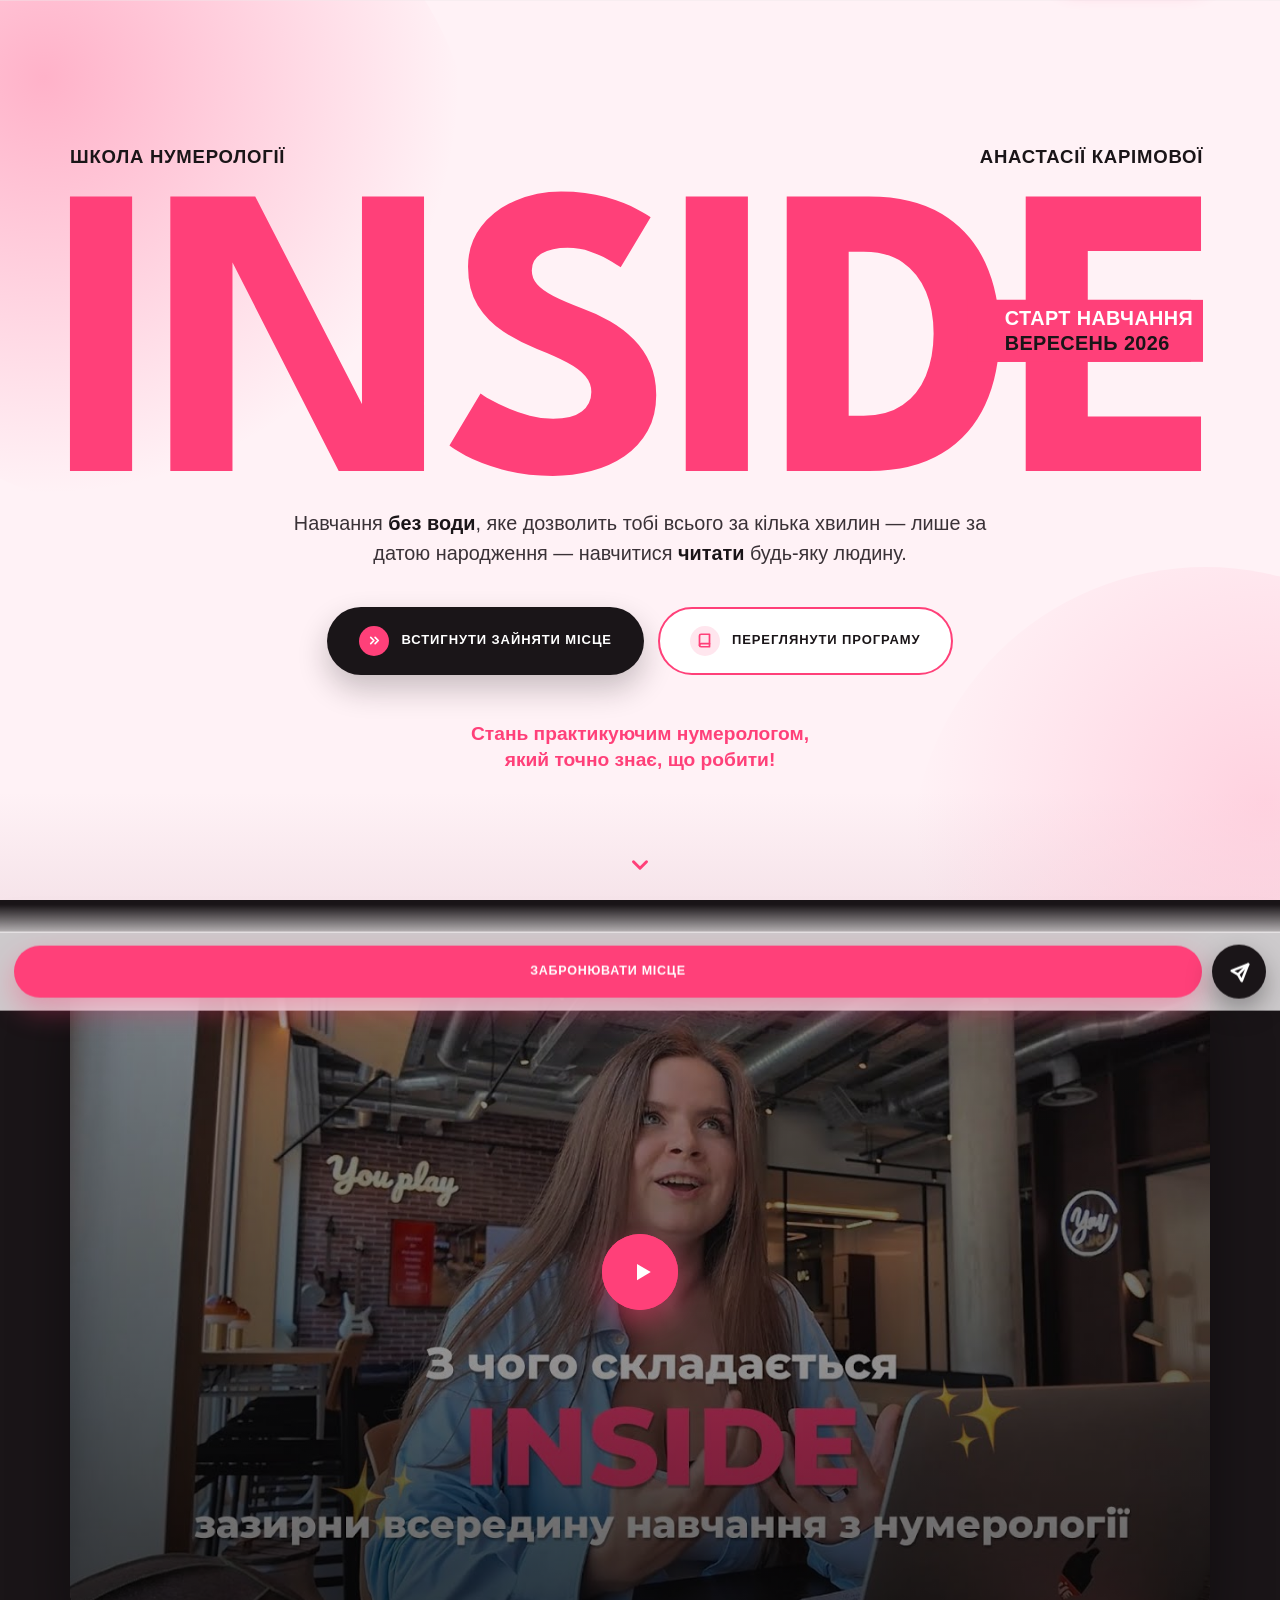
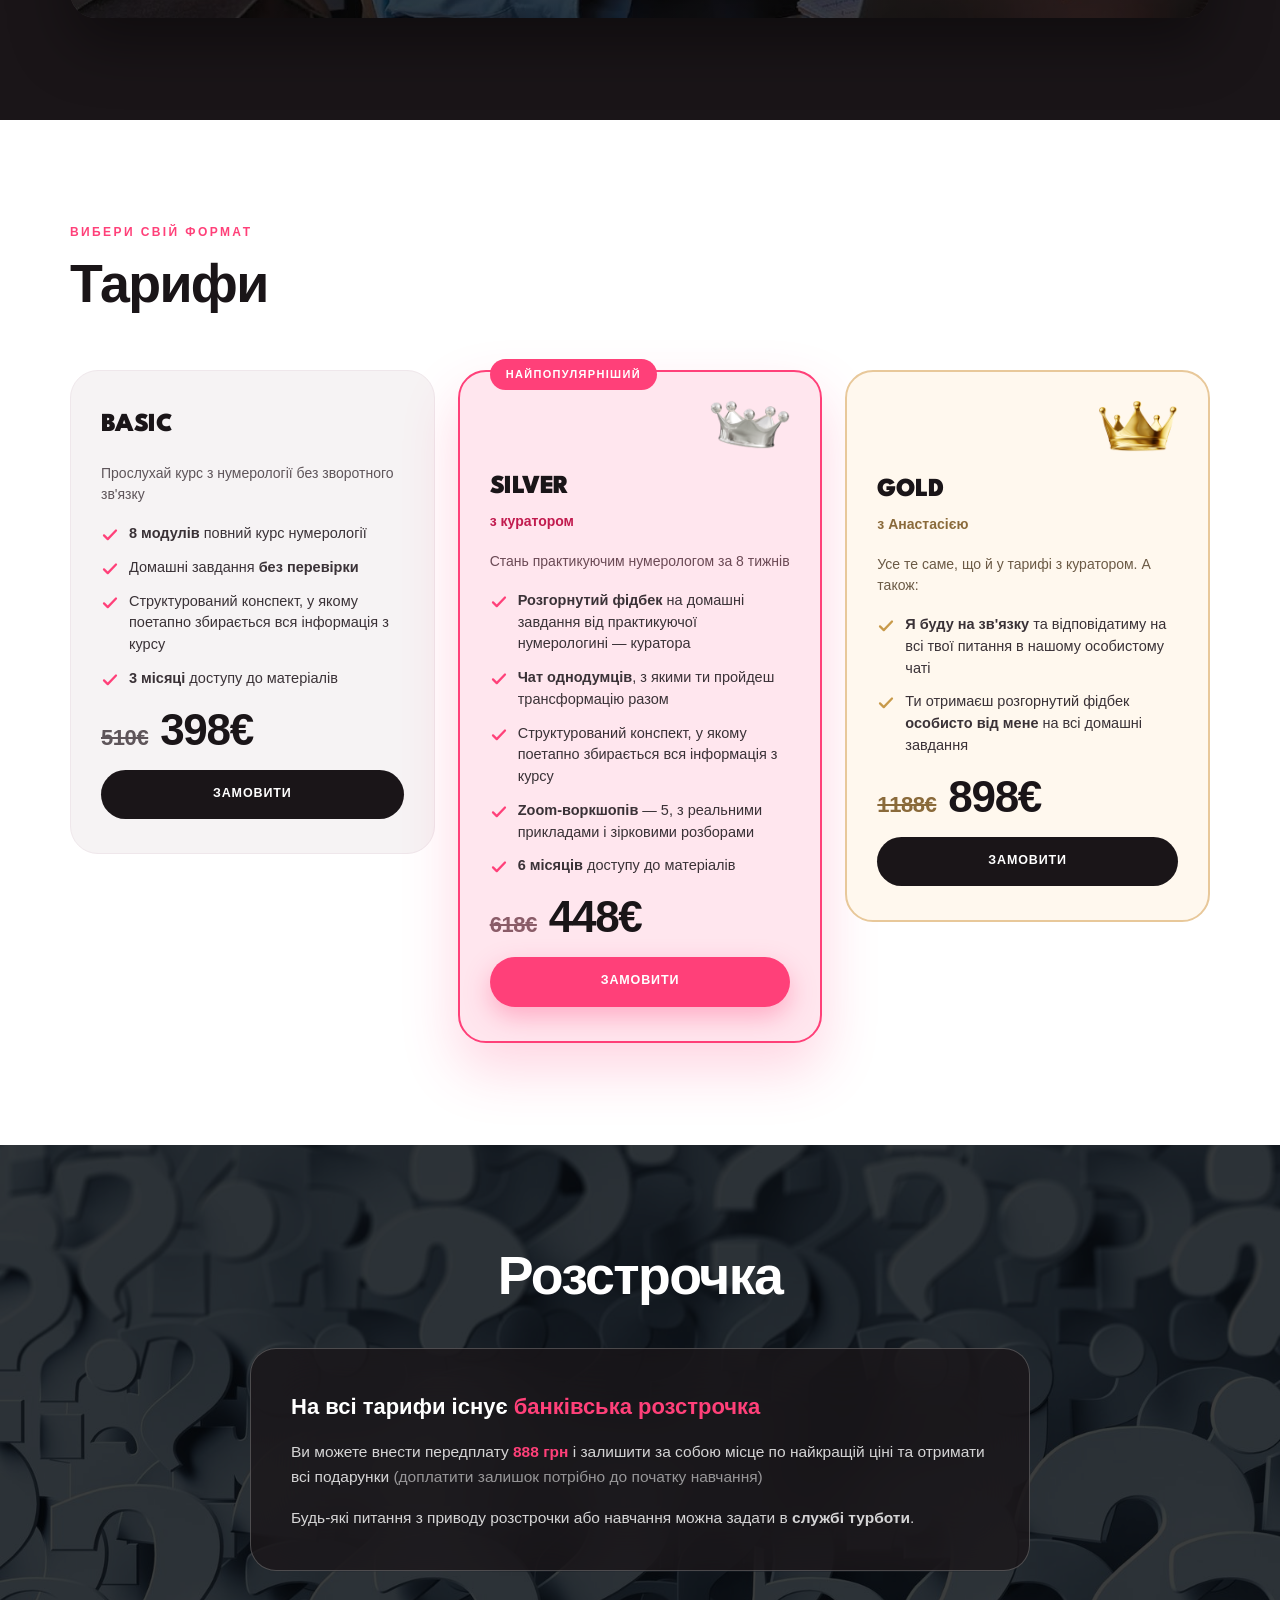
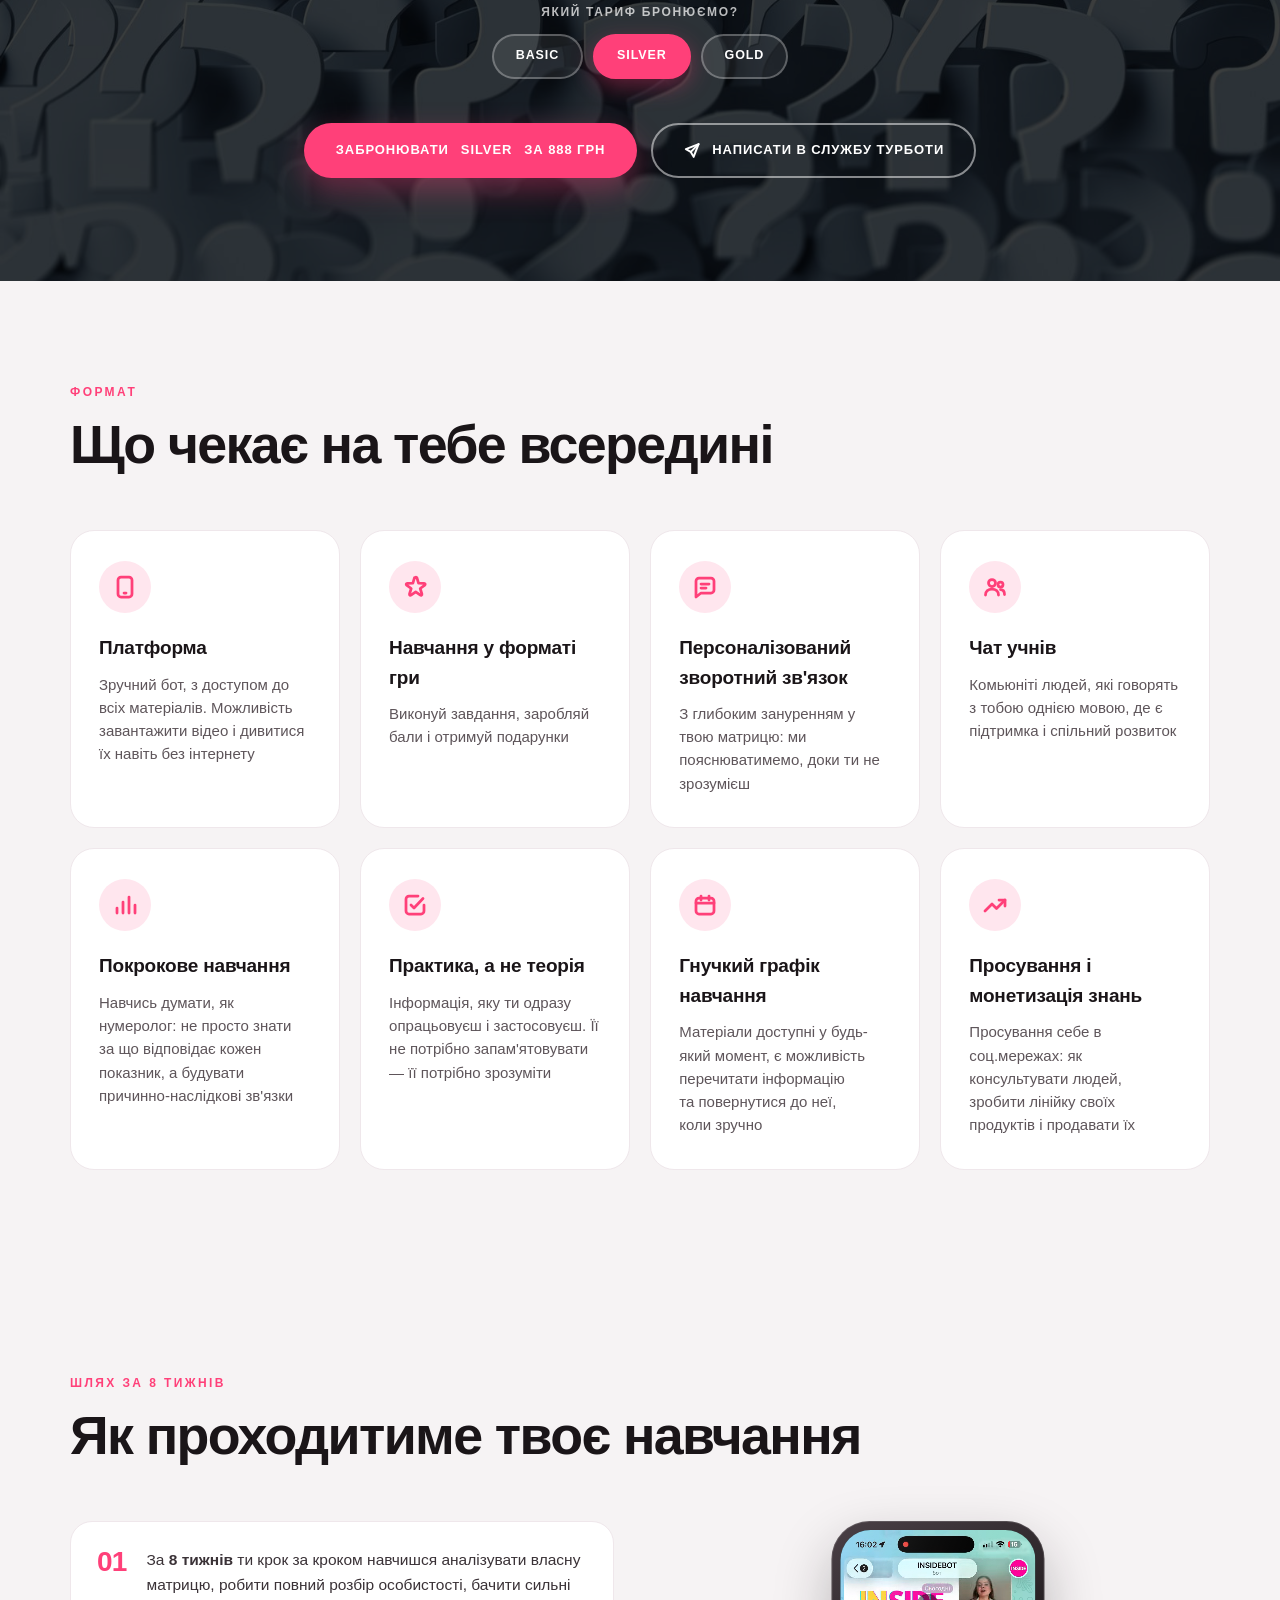
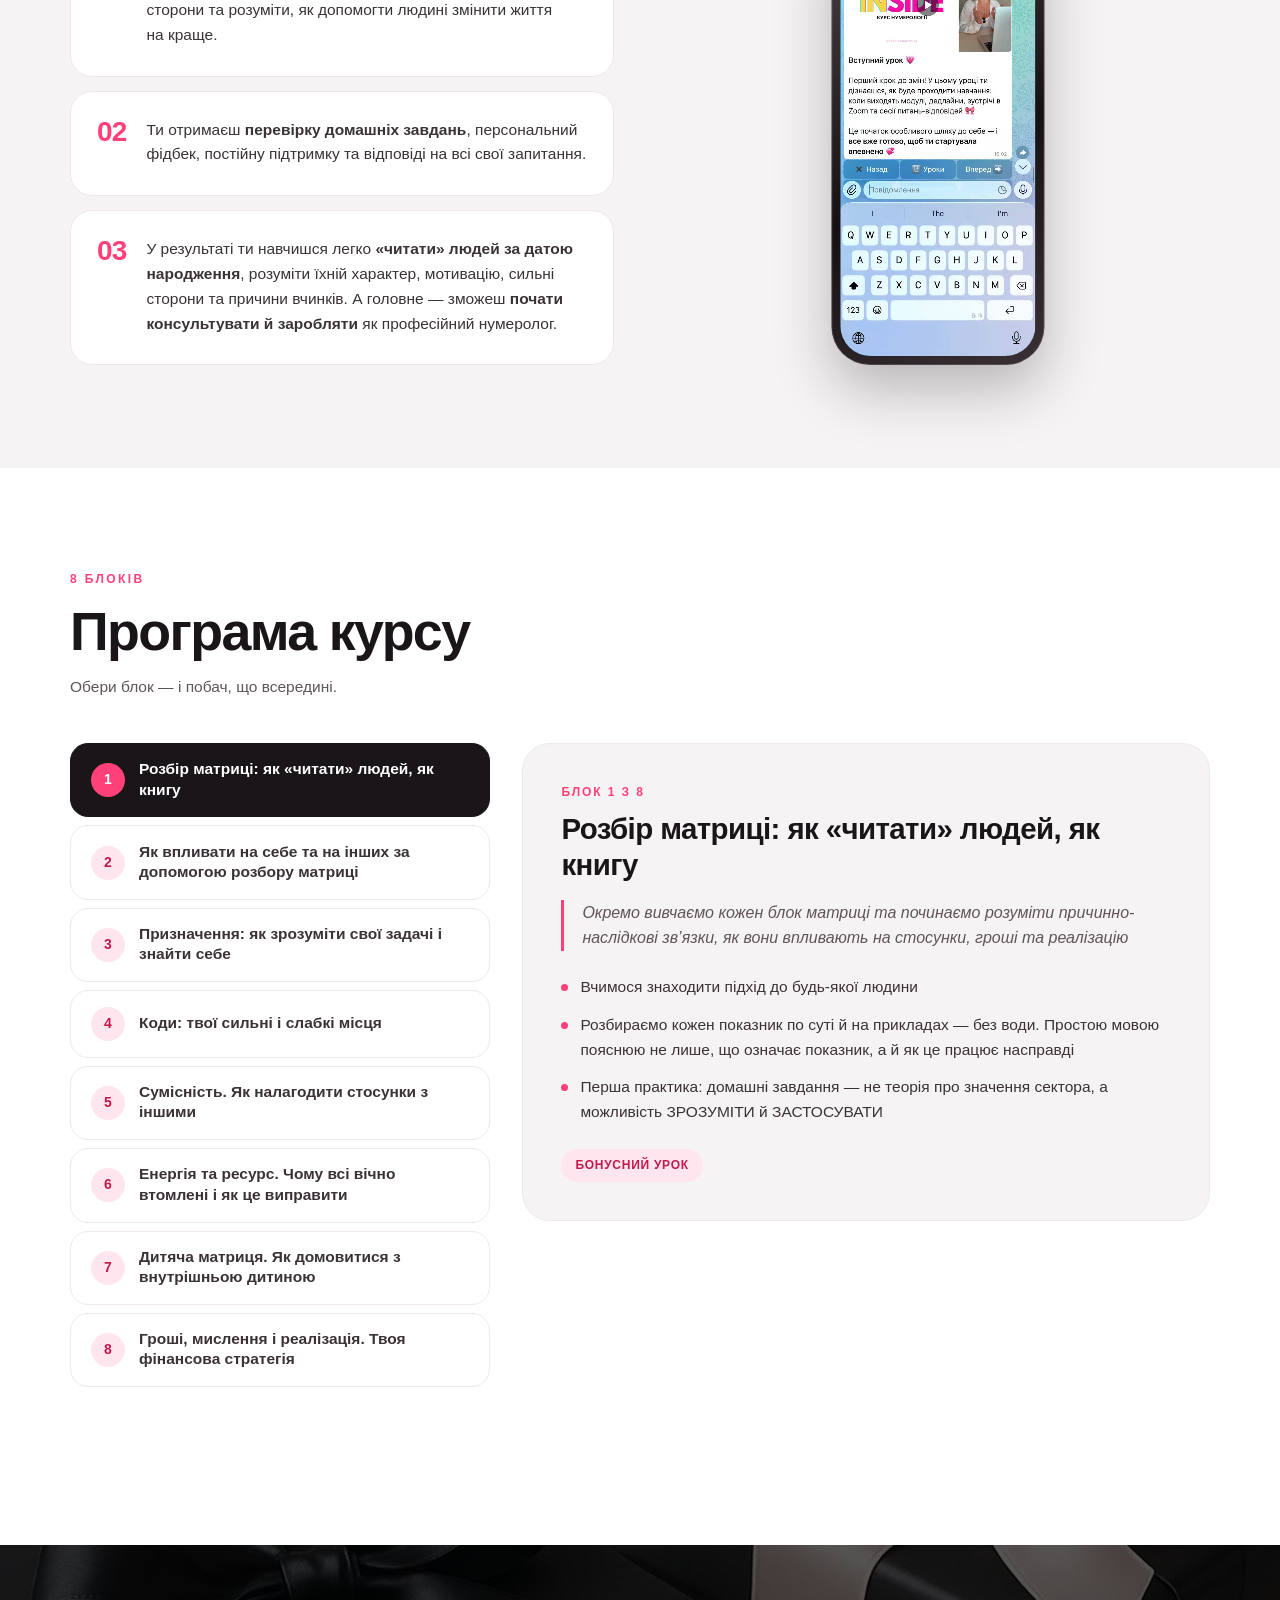
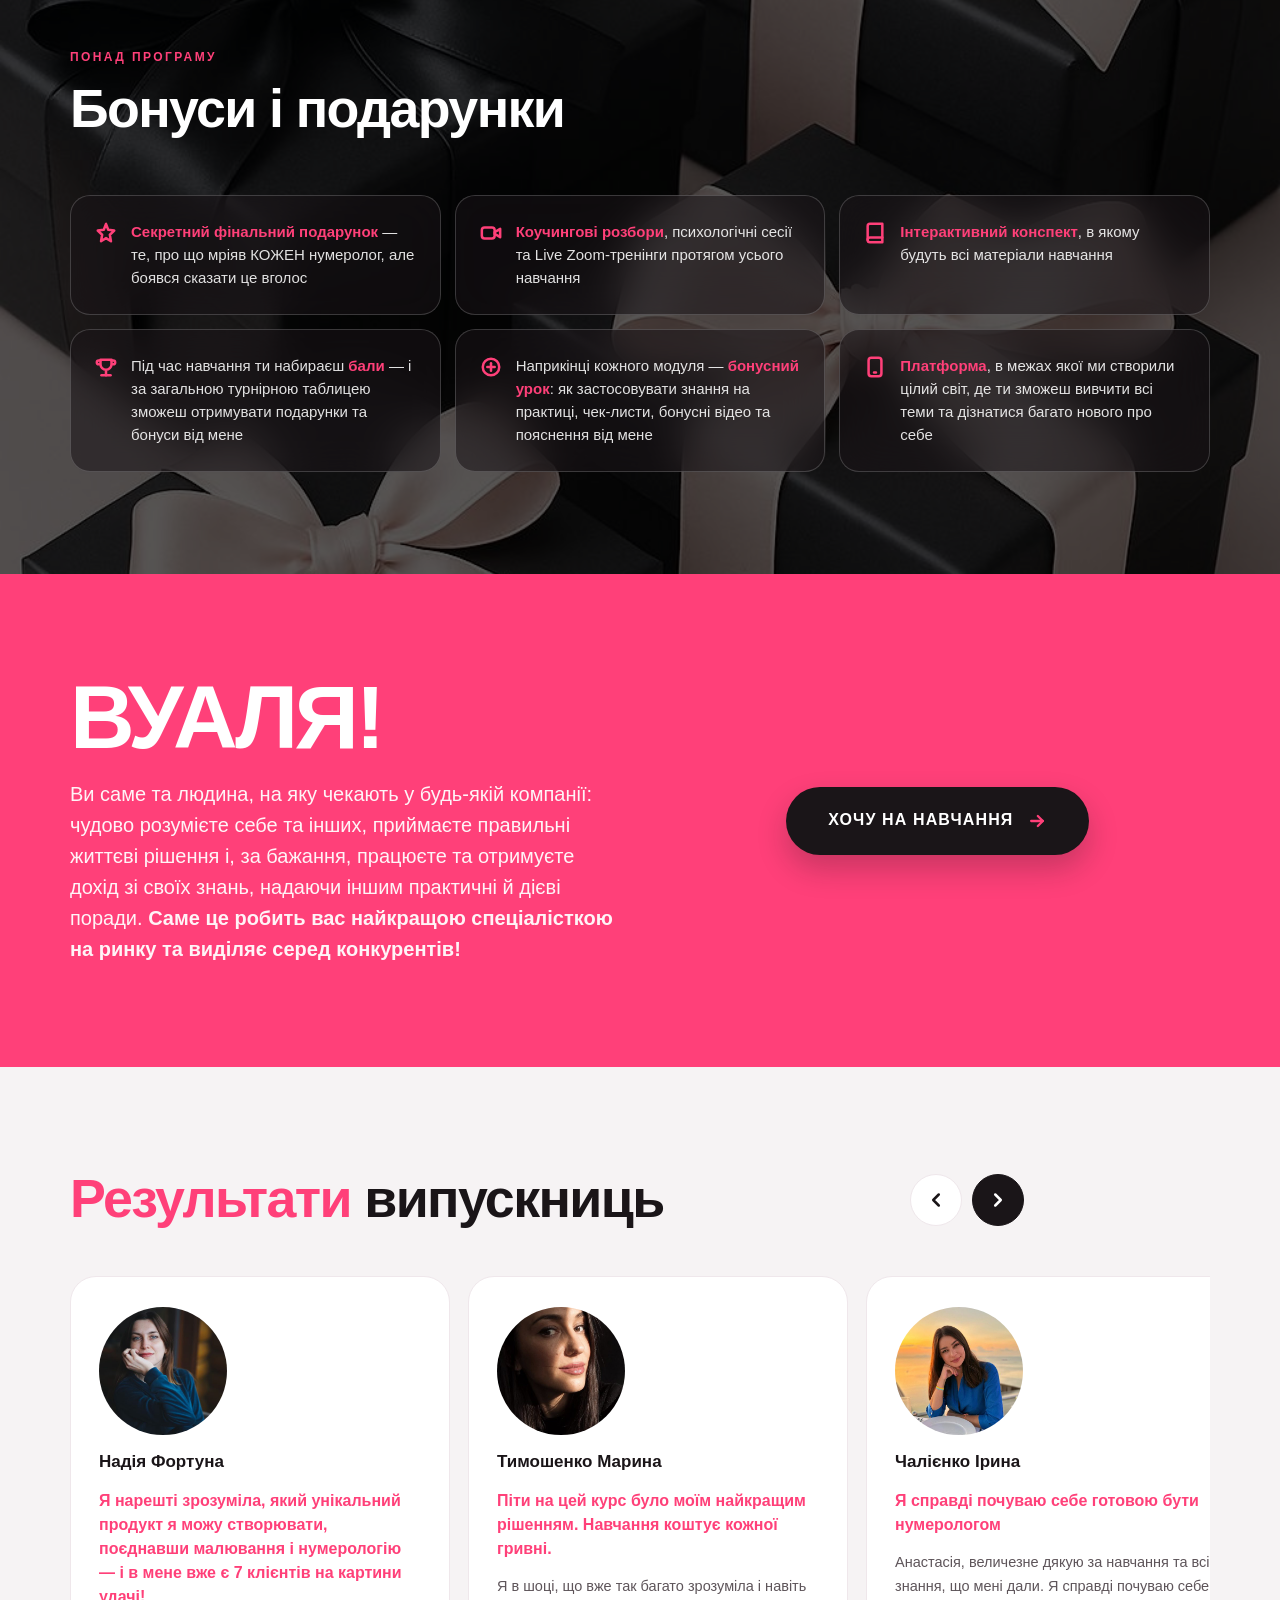
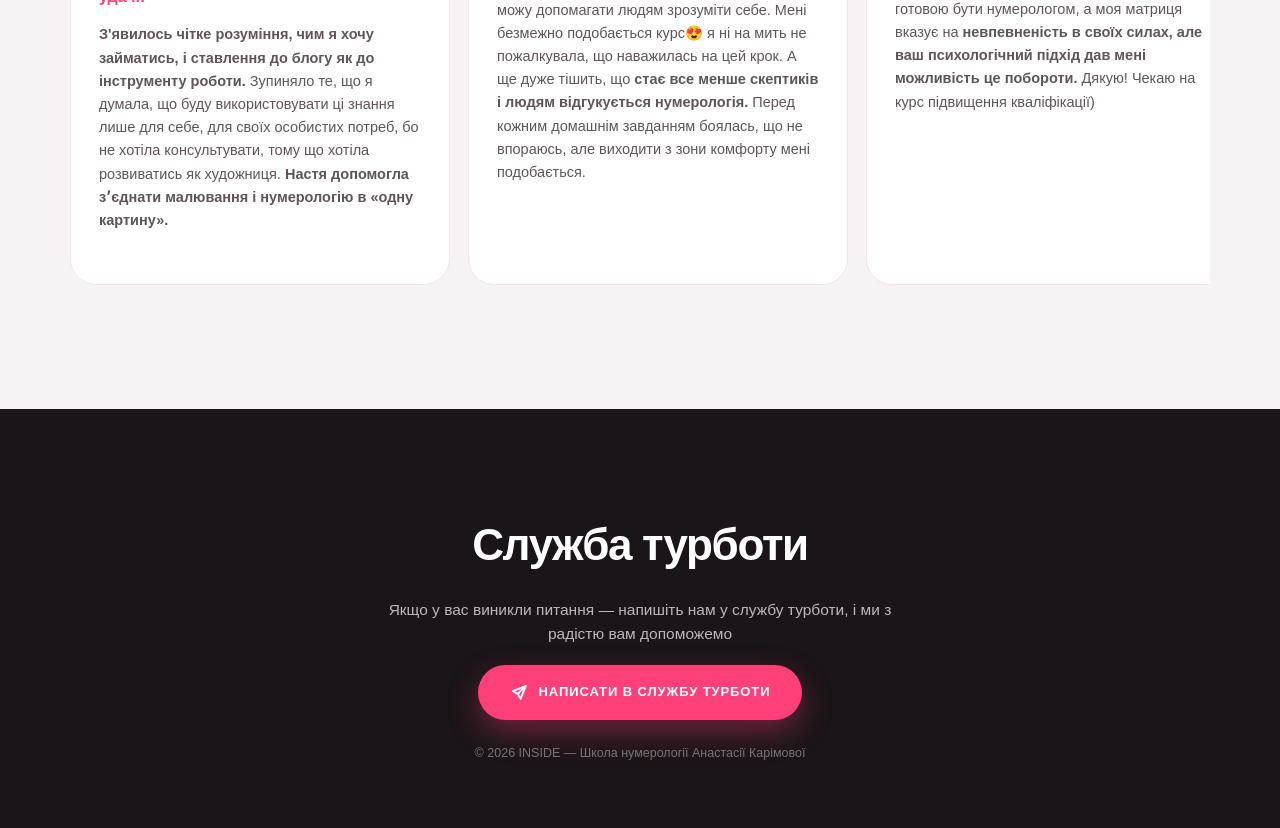
<file: index.html>
<!DOCTYPE html>
<html lang="uk">
<head>
<meta charset="utf-8">
<meta name="viewport" content="width=device-width, initial-scale=1">

<title>INSIDE — Школа нумерології Анастасії Карімової | Старт вересень 2026</title>
<meta name="description" content="Навчання без води: за 8 тижнів стань практикуючим нумерологом. Повний розбір матриці, 5 Zoom-воркшопів, зворотний зв'язок і підтримка. Старт навчання — вересень 2026.">
<link rel="canonical" href="https://REPLACE-ME.com/">

<!-- Open Graph / превью при пересылке ссылки -->
<meta property="og:type" content="website">
<meta property="og:site_name" content="INSIDE">
<meta property="og:locale" content="uk_UA">
<meta property="og:title" content="INSIDE — Школа нумерології Анастасії Карімової">
<meta property="og:description" content="Навчання без води: за 8 тижнів стань практикуючим нумерологом. Старт навчання — вересень 2026.">
<meta property="og:url" content="https://REPLACE-ME.com/">
<meta property="og:image" content="https://REPLACE-ME.com/assets/img/meta/og-cover.jpg">
<meta property="og:image:width" content="1200">
<meta property="og:image:height" content="630">
<meta name="twitter:card" content="summary_large_image">

<link rel="icon" href="assets/img/meta/favicon.svg" type="image/svg+xml">
<link rel="apple-touch-icon" href="assets/img/meta/apple-touch-icon.png">

<link rel="preconnect" href="https://fonts.googleapis.com">
<link rel="preconnect" href="https://fonts.gstatic.com" crossorigin>
<link href="https://fonts.googleapis.com/css2?family=League+Spartan:wght@400;500;600;700;800;900&display=swap" rel="stylesheet">

<!-- ?v= — метка версии. Меняешь css/js — увеличь число,
     иначе у посетителей останется старая версия из кэша браузера. -->
<link rel="stylesheet" href="css/style.css?v=40">
<script>document.documentElement.classList.add('js');</script>

<!-- ============================================================
     ПИКСЕЛИ И АНАЛИТИКА
     Вставь свои ID вместо XXXXXXXXX и раскомментируй нужный блок.
     ============================================================ -->

<!-- Google Analytics 4
<script async src="https://www.googletagmanager.com/gtag/js?id=G-XXXXXXXXXX"></script>
<script>
  window.dataLayer = window.dataLayer || [];
  function gtag(){dataLayer.push(arguments);}
  gtag('js', new Date());
  gtag('config', 'G-XXXXXXXXXX');
</script>
-->

<!-- Meta (Facebook) Pixel
<script>
  !function(f,b,e,v,n,t,s){if(f.fbq)return;n=f.fbq=function(){n.callMethod?
  n.callMethod.apply(n,arguments):n.queue.push(arguments)};if(!f._fbq)f._fbq=n;
  n.push=n;n.loaded=!0;n.version='2.0';n.queue=[];t=b.createElement(e);t.async=!0;
  t.src=v;s=b.getElementsByTagName(e)[0];s.parentNode.insertBefore(t,s)}(window,
  document,'script','https://connect.facebook.net/en_US/fbevents.js');
  fbq('init', 'XXXXXXXXXXXXXXX');
  fbq('track', 'PageView');
</script>
<noscript><img height="1" width="1" style="display:none"
  src="https://www.facebook.com/tr?id=XXXXXXXXXXXXXXX&ev=PageView&noscript=1"></noscript>
-->

<!-- TikTok Pixel
<script>
  !function(w,d,t){w.TiktokAnalyticsObject=t;var ttq=w[t]=w[t]||[];ttq.methods=["page","track","identify","instances","debug","on","off","once","ready","alias","group","enableCookie","disableCookie"],ttq.setAndDefer=function(t,e){t[e]=function(){t.push([e].concat(Array.prototype.slice.call(arguments,0)))}};for(var i=0;i<ttq.methods.length;i++)ttq.setAndDefer(ttq,ttq.methods[i]);ttq.instance=function(t){for(var e=ttq._i[t]||[],n=0;n<ttq.methods.length;n++)ttq.setAndDefer(e,ttq.methods[n]);return e},ttq.load=function(e,n){var i="https://analytics.tiktok.com/i18n/pixel/events.js";ttq._i=ttq._i||{},ttq._i[e]=[],ttq._i[e]._u=i,ttq._t=ttq._t||{},ttq._t[e]=+new Date,ttq._o=ttq._o||{},ttq._o[e]=n||{};var o=d.createElement("script");o.type="text/javascript",o.async=!0,o.src=i+"?sdkid="+e+"&lib="+t;var a=d.getElementsByTagName("script")[0];a.parentNode.insertBefore(o,a)};
  ttq.load('XXXXXXXXXXXXXXX');
  ttq.page();
}(window, document, 'ttq');
</script>
-->

<script type="application/ld+json">
{
  "@context": "https://schema.org",
  "@type": "Course",
  "name": "INSIDE — Школа нумерології Анастасії Карімової",
  "description": "Навчання без води: за 8 тижнів стань практикуючим нумерологом. Повний розбір матриці, 5 Zoom-воркшопів, зворотний зв'язок від куратора або Анастасії.",
  "inLanguage": "uk",
  "provider": { "@type": "Organization", "name": "INSIDE", "url": "https://REPLACE-ME.com/" },
  "hasCourseInstance": { "@type": "CourseInstance", "courseMode": "online", "courseWorkload": "P8W" },
  "offers": [
    { "@type": "Offer", "name": "Basic",  "price": "398", "priceCurrency": "EUR", "category": "Предзапис" },
    { "@type": "Offer", "name": "Silver", "price": "448", "priceCurrency": "EUR", "category": "Предзапис" },
    { "@type": "Offer", "name": "Gold",   "price": "898", "priceCurrency": "EUR", "category": "Предзапис" }
  ]
}
</script>
</head>
<body>

<a href="#top" class="skip">Перейти до вмісту</a>

<!-- ═══════════════ ВЕРХНЯ ПАНЕЛЬ ═══════════════ -->
<div class="topbar" id="topbar">
  <div class="topbar__inner">
    <a href="#top" class="topbar__logo">INSIDE</a>

    <nav class="topbar__nav" id="navlinks">
      <a href="#tariffs" data-nav="tariffs">Тарифи</a>
      <a href="#about"   data-nav="about">Всередині</a>
      <a href="#program" data-nav="program">Програма</a>
      <a href="#reviews" data-nav="reviews">Відгуки</a>
    </nav>

    <a href="#tariffs" class="topbar__cta" id="navcta" data-cta="nav">Зайняти місце</a>
  </div>

  <div class="topbar__progress"><div id="progress"></div></div>
</div>

<!-- ═══════════════ HERO ═══════════════ -->
<header class="hero" id="top">
  <div class="hero__blobs" aria-hidden="true">
    <span class="hero__blob hero__blob--a"></span>
    <span class="hero__blob hero__blob--b"></span>
  </div>

  <div class="wrap hero__inner">
    <div class="hero__lockup">
      <div class="hero__top">
        <span>Школа нумерології</span>
        <span class="hero__top--right">Анастасії Карімової</span>
      </div>

      <h1 class="hero__logo">
        INSIDE
        <span class="hero__start">Старт навчання<br><b>Вересень 2026</b></span>
      </h1>
    </div>

    <p class="hero__lead">
      Навчання <b>без води</b>, яке дозволить тобі всього за кілька хвилин —
      лише за датою народження — навчитися <b>читати</b> будь-яку людину.
    </p>

    <div class="hero__cta">
      <a href="#tariffs" class="btn btn--dark" data-cta="hero-primary">
        <span class="btn__ico btn__ico--pink" aria-hidden="true">
          <svg viewBox="0 0 24 24"><path d="m6 17 5-5-5-5"/><path d="m13 17 5-5-5-5"/></svg>
        </span>
        Встигнути зайняти місце
      </a>

      <a href="#program" class="btn btn--outline" data-cta="hero-secondary">
        <span class="btn__ico btn__ico--soft" aria-hidden="true">
          <svg viewBox="0 0 24 24"><path d="M4 19.5A2.5 2.5 0 0 1 6.5 17H20"/><path d="M6.5 2H20v20H6.5A2.5 2.5 0 0 1 4 19.5v-15A2.5 2.5 0 0 1 6.5 2z"/></svg>
        </span>
        Переглянути програму
      </a>
    </div>

    <p class="hero__sub">
      Стань практикуючим нумерологом,<br>який точно знає, що робити!
    </p>
  </div>

  <span class="hero__scroll" aria-hidden="true">
    <svg viewBox="0 0 24 24"><path d="m6 9 6 6 6-6"/></svg>
  </span>
</header>

<!-- ═══════════════ ЦИФРИ ═══════════════
     Отключено в макете v2.1. Чтобы вернуть — убрать атрибут hidden. -->
<section class="stats" hidden>
  <div class="wrap stats__grid">
    <div class="stat" data-reveal>
      <div class="stat__num" data-count="8">0</div>
      <div class="stat__label">тижнів навчання</div>
    </div>
    <div class="stat" data-reveal>
      <div class="stat__num" data-count="8">0</div>
      <div class="stat__label">модулів програми</div>
    </div>
    <div class="stat" data-reveal>
      <div class="stat__num" data-count="5">0</div>
      <div class="stat__label">Zoom-воркшопів</div>
    </div>
    <div class="stat" data-reveal>
      <div class="stat__num" data-count="6">0</div>
      <div class="stat__label">місяців доступу</div>
    </div>
  </div>
</section>

<!-- ═══════════════ ВІДЕО ═══════════════ -->
<section class="videosec">
  <div class="wrap wrap--video">
    <div class="ytlite" id="ytlite" data-yt="ijmgufEDiJI" role="button" tabindex="0"
         aria-label="Відтворити відео: З чого складається INSIDE">
      <img src="assets/img/ui/video-cover.jpg" alt="" width="1280" height="720">
      <span class="ytlite__shade"></span>
      <span class="ytlite__play">
        <span class="ytlite__ring" aria-hidden="true"></span>
        <svg viewBox="0 0 24 24" aria-hidden="true"><path d="M8 5.5v13l11-6.5z"/></svg>
      </span>
    </div>
  </div>
</section>

<!-- ═══════════════ ТАРИФИ ═══════════════ -->
<section class="tariffs" id="tariffs">
  <div class="wrap">
    <p class="eyebrow" data-reveal>Вибери свій формат</p>
    <h2 class="h2" data-reveal>Тарифи</h2>

    <div class="tariffs__grid">

      <article class="tcard" data-reveal>
        <h3 class="tcard__name">BASIC</h3>
        <p class="tcard__tag">Прослухай курс з нумерології без зворотного зв'язку</p>
        <ul class="ticks">
          <li><svg viewBox="0 0 24 24" aria-hidden="true"><path d="m4 12.5 5 5L20 6"/></svg><span><b>8 модулів</b> повний курс нумерології</span></li>
          <li><svg viewBox="0 0 24 24" aria-hidden="true"><path d="m4 12.5 5 5L20 6"/></svg><span>Домашні завдання <b>без перевірки</b></span></li>
          <li><svg viewBox="0 0 24 24" aria-hidden="true"><path d="m4 12.5 5 5L20 6"/></svg><span>Структурований конспект, у якому поетапно збирається вся інформація з курсу</span></li>
          <li><svg viewBox="0 0 24 24" aria-hidden="true"><path d="m4 12.5 5 5L20 6"/></svg><span><b>3 місяці</b> доступу до матеріалів</span></li>
        </ul>
        <p class="tcard__price"><span class="sr-only">Стара ціна</span><span class="tcard__old">510€</span><span class="sr-only">Ціна передзапису</span><span class="tcard__new">398€</span></p>
        <a href="https://secure.wayforpay.com/button/b347f0205af1f" rel="noopener" class="tcard__btn tcard__btn--dark" data-cta="tariff-basic">Замовити</a>
      </article>

      <article class="tcard tcard--silver" data-reveal>
        <span class="tcard__badge">Найпопулярніший</span>
        <img class="tcard__crown" src="assets/img/ui/crown-silver.png" alt="" width="80" height="49" loading="lazy">
        <h3 class="tcard__name">SILVER <span>з куратором</span></h3>
        <p class="tcard__tag">Стань практикуючим нумерологом за 8 тижнів</p>
        <ul class="ticks">
          <li><svg viewBox="0 0 24 24" aria-hidden="true"><path d="m4 12.5 5 5L20 6"/></svg><span><b>Розгорнутий фідбек</b> на домашні завдання від практикуючої нумерологині — куратора</span></li>
          <li><svg viewBox="0 0 24 24" aria-hidden="true"><path d="m4 12.5 5 5L20 6"/></svg><span><b>Чат однодумців</b>, з якими ти пройдеш трансформацію разом</span></li>
          <li><svg viewBox="0 0 24 24" aria-hidden="true"><path d="m4 12.5 5 5L20 6"/></svg><span>Структурований конспект, у якому поетапно збирається вся інформація з курсу</span></li>
          <li><svg viewBox="0 0 24 24" aria-hidden="true"><path d="m4 12.5 5 5L20 6"/></svg><span><b>Zoom-воркшопів</b> — 5, з реальними прикладами і зірковими розборами</span></li>
          <li><svg viewBox="0 0 24 24" aria-hidden="true"><path d="m4 12.5 5 5L20 6"/></svg><span><b>6 місяців</b> доступу до матеріалів</span></li>
        </ul>
        <p class="tcard__price"><span class="sr-only">Стара ціна</span><span class="tcard__old">618€</span><span class="sr-only">Ціна передзапису</span><span class="tcard__new">448€</span></p>
        <a href="https://secure.wayforpay.com/button/bfc4c44dbad8d" rel="noopener" class="tcard__btn tcard__btn--pink" data-cta="tariff-silver">Замовити</a>
      </article>

      <article class="tcard tcard--gold" data-reveal>
        <img class="tcard__crown" src="assets/img/ui/crown-gold.png" alt="" width="80" height="52" loading="lazy">
        <h3 class="tcard__name">GOLD <span>з Анастасією</span></h3>
        <p class="tcard__tag">Усе те саме, що й у тарифі з куратором. А також:</p>
        <ul class="ticks ticks--gold">
          <li><svg viewBox="0 0 24 24" aria-hidden="true"><path d="m4 12.5 5 5L20 6"/></svg><span><b>Я буду на зв'язку</b> та відповідатиму на всі твої питання в нашому особистому чаті</span></li>
          <li><svg viewBox="0 0 24 24" aria-hidden="true"><path d="m4 12.5 5 5L20 6"/></svg><span>Ти отримаєш розгорнутий фідбек <b>особисто від мене</b> на всі домашні завдання</span></li>
        </ul>
        <p class="tcard__price"><span class="sr-only">Стара ціна</span><span class="tcard__old">1188€</span><span class="sr-only">Ціна передзапису</span><span class="tcard__new">898€</span></p>
        <a href="https://secure.wayforpay.com/button/b179348dae0ce" rel="noopener" class="tcard__btn tcard__btn--dark" data-cta="tariff-gold">Замовити</a>
      </article>

    </div>
  </div>
</section>

<!-- ═══════════════ РОЗСТРОЧКА ═══════════════ -->
<section class="questions photosec" id="booking">
  <img class="photosec__bg" src="assets/img/bg/questions.jpg" alt="" loading="lazy" decoding="async">
  <div class="wrap wrap--narrow questions__inner">
    <h2 class="h2 h2--light" data-reveal>Розстрочка</h2>

    <div class="qcard" data-reveal>
      <p class="qcard__title">На всі тарифи існує <span class="pink">банківська розстрочка</span></p>
      <p>Ви можете внести передплату <b class="pink">888 грн</b> і залишити за собою місце по найкращій ціні та отримати всі подарунки <span class="dim">(доплатити залишок потрібно до початку навчання)</span></p>
      <p>Будь-які питання з приводу розстрочки або навчання можна задати в <b>службі турботи</b>.</p>
    </div>

    <!-- Выбор тарифа для брони. Кнопки «Предзапис» в карточках тарифов
         ведут сюда и сразу отмечают нужный вариант. -->
    <div class="picker" data-reveal>
      <p class="picker__label" id="pickerLabel">Який тариф бронюємо?</p>
      <div class="picker__opts" role="radiogroup" aria-labelledby="pickerLabel">
        <button type="button" class="picker__opt" role="radio" aria-checked="false" data-tariff="basic"  data-deposit="https://secure.wayforpay.com/button/bc159d44087ee">BASIC</button>
        <button type="button" class="picker__opt" role="radio" aria-checked="true"  data-tariff="silver" data-deposit="https://secure.wayforpay.com/button/b502f91c566df">SILVER</button>
        <button type="button" class="picker__opt" role="radio" aria-checked="false" data-tariff="gold"   data-deposit="https://secure.wayforpay.com/button/b49faae7d13ef">GOLD</button>
      </div>
    </div>

    <div class="questions__cta">
      <!-- href меняется скриптом на предоплату выбранного тарифа -->
      <a href="https://secure.wayforpay.com/button/b502f91c566df" rel="noopener" class="btn btn--pink" id="bookBtn" data-cta="deposit">
        Забронювати <span id="bookTariff">SILVER</span> за 888 грн
      </a>
      <a href="https://t.me/anastasikarimova" target="_blank" rel="noopener" class="btn btn--outline-light" data-cta="support-1">
        <svg class="btn__tg" viewBox="0 0 24 24" aria-hidden="true"><path d="M22 3 11 14"/><path d="M22 3l-7 18-4-7-7-4z"/></svg>
        Написати в службу турботи
      </a>
    </div>
  </div>
</section>

<!-- ═══════════════ ЩО ЧЕКАЄ ВСЕРЕДИНІ ═══════════════ -->
<section class="features" id="about">
  <div class="wrap">
    <p class="eyebrow" data-reveal>Формат</p>
    <h2 class="h2" data-reveal>Що чекає на тебе всередині</h2>

    <div class="features__grid">

      <article class="fcard" data-reveal>
        <span class="fcard__ico"><svg viewBox="0 0 24 24" aria-hidden="true"><rect x="5" y="2" width="14" height="20" rx="3"/><path d="M11 18h2"/></svg></span>
        <h3>Платформа</h3>
        <p>Зручний бот, з доступом до всіх матеріалів. Можливість завантажити відео і дивитися їх навіть без інтернету</p>
      </article>

      <article class="fcard" data-reveal>
        <span class="fcard__ico"><svg viewBox="0 0 24 24" aria-hidden="true"><path d="M11.5 2.7 9.9 8.2l-5.7.1a1 1 0 0 0-.6 1.8l4.6 3.4-1.7 5.5a1 1 0 0 0 1.5 1.1l4.7-3.3 4.7 3.3a1 1 0 0 0 1.5-1.1l-1.7-5.5 4.6-3.4a1 1 0 0 0-.6-1.8l-5.7-.1-1.6-5.5a1 1 0 0 0-1.9 0z"/></svg></span>
        <h3>Навчання у форматі гри</h3>
        <p>Виконуй завдання, заробляй бали і отримуй подарунки</p>
      </article>

      <article class="fcard" data-reveal>
        <span class="fcard__ico"><svg viewBox="0 0 24 24" aria-hidden="true"><path d="M21 15a3 3 0 0 1-3 3H8l-5 4V6a3 3 0 0 1 3-3h12a3 3 0 0 1 3 3z"/><path d="M8 9h8"/><path d="M8 13h5"/></svg></span>
        <h3>Персоналізований зворотний зв'язок</h3>
        <p>З глибоким зануренням у твою матрицю: ми пояснюватимемо, доки ти не зрозумієш</p>
      </article>

      <article class="fcard" data-reveal>
        <span class="fcard__ico"><svg viewBox="0 0 24 24" aria-hidden="true"><circle cx="9" cy="8" r="3.5"/><path d="M2.5 20c0-3.6 2.9-6 6.5-6s6.5 2.4 6.5 6"/><circle cx="17.5" cy="9.5" r="2.5"/><path d="M17.5 14.5c2.6 0 4 1.8 4 5"/></svg></span>
        <h3>Чат учнів</h3>
        <p>Комьюніті людей, які говорять з тобою однією мовою, де є підтримка і спільний розвиток</p>
      </article>

      <article class="fcard" data-reveal>
        <span class="fcard__ico"><svg viewBox="0 0 24 24" aria-hidden="true"><path d="M4 20V15"/><path d="M10 20V9"/><path d="M16 20V4"/><path d="M22 20V12"/></svg></span>
        <h3>Покрокове навчання</h3>
        <p>Навчись думати, як нумеролог: не просто знати за що відповідає кожен показник, а будувати причинно-наслідкові зв'язки</p>
      </article>

      <article class="fcard" data-reveal>
        <span class="fcard__ico"><svg viewBox="0 0 24 24" aria-hidden="true"><path d="M21 12v6a3 3 0 0 1-3 3H6a3 3 0 0 1-3-3V6a3 3 0 0 1 3-3h9"/><path d="m8 12 3 3 9-9.5"/></svg></span>
        <h3>Практика, а не теорія</h3>
        <p>Інформація, яку ти одразу опрацьовуєш і застосовуєш. Її не потрібно запам'ятовувати — її потрібно зрозуміти</p>
      </article>

      <article class="fcard" data-reveal>
        <span class="fcard__ico"><svg viewBox="0 0 24 24" aria-hidden="true"><rect x="3" y="5" width="18" height="16" rx="3"/><path d="M3 10h18"/><path d="M8 3v4"/><path d="M16 3v4"/></svg></span>
        <h3>Гнучкий графік навчання</h3>
        <p>Матеріали доступні у будь-який момент, є можливість перечитати інформацію та повернутися до неї, коли зручно</p>
      </article>

      <article class="fcard" data-reveal>
        <span class="fcard__ico"><svg viewBox="0 0 24 24" aria-hidden="true"><path d="M22 7 13.5 15.5 9 11l-7 7"/><path d="M16 7h6v6"/></svg></span>
        <h3>Просування і монетизація знань</h3>
        <p>Просування себе в соц.мережах: як консультувати людей, зробити лінійку своїх продуктів і продавати їх</p>
      </article>

    </div>
  </div>
</section>

<!-- ═══════════════ ЯК ПРОХОДИТИМЕ ═══════════════ -->
<section class="how">
  <div class="wrap">
    <p class="eyebrow" data-reveal>Шлях за 8 тижнів</p>
    <h2 class="h2" data-reveal>Як проходитиме твоє навчання</h2>

    <div class="how__inner">
      <ol class="how__list">
        <li data-reveal>
          <span class="how__num">01</span>
          <p>За <b>8 тижнів</b> ти крок за кроком навчишся аналізувати власну матрицю, робити повний розбір особистості, бачити сильні сторони та розуміти, як допомогти людині змінити життя на краще.</p>
        </li>
        <li data-reveal>
          <span class="how__num">02</span>
          <p>Ти отримаєш <b>перевірку домашніх завдань</b>, персональний фідбек, постійну підтримку та відповіді на всі свої запитання.</p>
        </li>
        <li data-reveal>
          <span class="how__num">03</span>
          <p>У результаті ти навчишся легко <b>«читати» людей за датою народження</b>, розуміти їхній характер, мотивацію, сильні сторони та причини вчинків. А головне — зможеш <b>почати консультувати й заробляти</b> як професійний нумеролог.</p>
        </li>
      </ol>

      <div class="how__side" data-reveal>
        <div class="phone" id="phoneMock">
          <div class="phone__screen">
            <!-- WebM меньше весит, но не играет на старых iPhone —
                 браузер сам возьмёт MP4, если WebM не поддерживает -->
            <video class="phone__video"
                   autoplay muted loop playsinline preload="metadata"
                   aria-label="Демонстрація платформи INSIDE">
              <source src="assets/video/platform.webm" type="video/webm">
              <source src="assets/video/platform.mp4" type="video/mp4">
            </video>
            <span class="phone__glare" aria-hidden="true"></span>
          </div>
        </div>
      </div>
    </div>
  </div>
</section>

<!-- ═══════════════ ПРОГРАМА (вкладки) ═══════════════ -->
<section class="program" id="program">
  <div class="wrap">
    <p class="eyebrow" data-reveal>8 блоків</p>
    <h2 class="h2 h2--tight" data-reveal>Програма курсу</h2>
    <p class="program__hint" data-reveal>Обери блок — і побач, що всередині.</p>

    <div class="program__grid">
      <div class="program__tabs" id="progTabs" role="tablist" aria-label="Блоки програми"></div>
      <div class="program__panel" id="progPanel" role="tabpanel" tabindex="0"></div>
    </div>
  </div>
</section>

<!-- ═══════════════ БОНУСИ ═══════════════ -->
<section class="bonuses photosec">
  <img class="photosec__bg" src="assets/img/bg/bonuses.jpg" alt="" loading="lazy" decoding="async">
  <div class="wrap bonuses__inner">
    <p class="eyebrow" data-reveal>Понад програму</p>
    <h2 class="h2 h2--light" data-reveal>Бонуси і подарунки</h2>

    <div class="bonuses__grid">
      <div class="bcard" data-reveal>
        <svg viewBox="0 0 24 24" aria-hidden="true"><path d="M12 2 9.6 8.4 3 9.4l4.8 4.5L6.6 21 12 17.6 17.4 21l-1.2-7.1L21 9.4l-6.6-1z"/></svg>
        <span><b class="pink">Секретний фінальний подарунок</b> — те, про що мріяв КОЖЕН нумеролог, але боявся сказати це вголос</span>
      </div>
      <div class="bcard" data-reveal>
        <svg viewBox="0 0 24 24" aria-hidden="true"><rect x="2" y="6" width="14" height="12" rx="3"/><path d="m16 11 6-3.5v9L16 13z"/></svg>
        <span><b class="pink">Коучингові розбори</b>, психологічні сесії та Live Zoom-тренінги протягом усього навчання</span>
      </div>
      <div class="bcard" data-reveal>
        <svg viewBox="0 0 24 24" aria-hidden="true"><path d="M4 19.5A2.5 2.5 0 0 1 6.5 17H20"/><path d="M6.5 2H20v20H6.5A2.5 2.5 0 0 1 4 19.5v-15A2.5 2.5 0 0 1 6.5 2z"/></svg>
        <span><b class="pink">Інтерактивний конспект</b>, в якому будуть всі матеріали навчання</span>
      </div>
      <div class="bcard" data-reveal>
        <svg viewBox="0 0 24 24" aria-hidden="true"><path d="M7 21h10"/><path d="M12 17v4"/><path d="M6 4h12v5a6 6 0 0 1-12 0z"/><path d="M18 5h2a2 2 0 0 1 0 4h-1"/><path d="M6 5H4a2 2 0 0 0 0 4h1"/></svg>
        <span>Під час навчання ти набираєш <b class="pink">бали</b> — і за загальною турнірною таблицею зможеш отримувати подарунки та бонуси від мене</span>
      </div>
      <div class="bcard" data-reveal>
        <svg viewBox="0 0 24 24" aria-hidden="true"><circle cx="12" cy="12" r="9"/><path d="M12 8v8"/><path d="M8 12h8"/></svg>
        <span>Наприкінці кожного модуля — <b class="pink">бонусний урок</b>: як застосовувати знання на практиці, чек-листи, бонусні відео та пояснення від мене</span>
      </div>
      <div class="bcard" data-reveal>
        <svg viewBox="0 0 24 24" aria-hidden="true"><rect x="5" y="2" width="14" height="20" rx="3"/><path d="M11 18h2"/></svg>
        <span><b class="pink">Платформа</b>, в межах якої ми створили цілий світ, де ти зможеш вивчити всі теми та дізнатися багато нового про себе</span>
      </div>
    </div>
  </div>
</section>

<!-- ═══════════════ ВУАЛЯ ═══════════════ -->
<section class="voila">
  <div class="wrap voila__inner">
    <div data-reveal>
      <h2 class="voila__title">ВУАЛЯ!</h2>
      <p>Ви саме та людина, на яку чекають у будь-якій компанії: чудово розумієте себе та інших, приймаєте правильні життєві рішення і, за бажання, працюєте та отримуєте дохід зі своїх знань, надаючи іншим практичні й дієві поради. <b>Саме це робить вас найкращою спеціалісткою на ринку та виділяє серед конкурентів!</b></p>
    </div>
    <div class="voila__act" data-reveal>
      <a href="#tariffs" class="btn btn--dark btn--lg" data-cta="voila">
        хочу на навчання
        <svg class="btn__arrow" viewBox="0 0 24 24" aria-hidden="true"><path d="M5 12h14"/><path d="m13 6 6 6-6 6"/></svg>
      </a>
    </div>
  </div>
</section>

<!-- ═══════════════ ВІДГУКИ ═══════════════ -->
<section class="reviews" id="reviews">
  <div class="wrap">
    <div class="reviews__head">
      <h2 class="h2 h2--left" data-reveal><span class="pink">Результати</span> випускниць</h2>
      <div class="reviews__nav">
        <button type="button" class="rnav" data-scroll="-1" aria-label="Попередній відгук">
          <svg viewBox="0 0 24 24" aria-hidden="true"><path d="m15 6-6 6 6 6"/></svg>
        </button>
        <button type="button" class="rnav rnav--dark" data-scroll="1" aria-label="Наступний відгук">
          <svg viewBox="0 0 24 24" aria-hidden="true"><path d="m9 6 6 6-6 6"/></svg>
        </button>
      </div>
    </div>

    <div class="reviews__track" id="rtrack" tabindex="0" aria-label="Відгуки випускниць">

      <figure class="rcard">
        <img class="rcard__ava" src="assets/img/reviews/fortuna-nadiia.jpg" alt="Надія Фортуна — учениця курсу INSIDE" width="128" height="128" loading="lazy" decoding="async">
        <figcaption class="rcard__name">Надія Фортуна</figcaption>
        <p class="rcard__quote">Я нарешті зрозуміла, який унікальний продукт я можу створювати, поєднавши малювання і нумерологію — і в мене вже є 7 клієнтів на картини удачі!</p>
        <blockquote><b>З'явилось чітке розуміння, чим я хочу займатись, і ставлення до блогу як до інструменту роботи.</b> Зупиняло те, що я думала, що буду використовувати ці знання лише для себе, для своїх особистих потреб, бо не хотіла консультувати, тому що хотіла розвиватись як художниця. <b>Настя допомогла зʼєднати малювання і нумерологію в «одну картину».</b></blockquote>
      </figure>

      <figure class="rcard">
        <img class="rcard__ava" src="assets/img/reviews/tymoshenko-maryna.jpg" alt="Тимошенко Марина — учениця курсу INSIDE" width="128" height="128" loading="lazy" decoding="async">
        <figcaption class="rcard__name">Тимошенко Марина</figcaption>
        <p class="rcard__quote">Піти на цей курс було моїм найкращим рішенням. Навчання коштує кожної гривні.</p>
        <blockquote>Я в шоці, що вже так багато зрозуміла і навіть можу допомагати людям зрозуміти себе. Мені безмежно подобається курс😍 я ні на мить не пожалкувала, що наважилась на цей крок. А ще дуже тішить, що <b>стає все менше скептиків і людям відгукується нумерологія.</b> Перед кожним домашнім завданням боялась, що не впораюсь, але виходити з зони комфорту мені подобається.</blockquote>
      </figure>

      <figure class="rcard">
        <img class="rcard__ava" src="assets/img/reviews/chaliienko-iryna.jpg" alt="Чалієнко Ірина — учениця курсу INSIDE" width="128" height="128" loading="lazy" decoding="async">
        <figcaption class="rcard__name">Чалієнко Ірина</figcaption>
        <p class="rcard__quote">Я справді почуваю себе готовою бути нумерологом</p>
        <blockquote>Анастасія, величезне дякую за навчання та всі знання, що мені дали. Я справді почуваю себе готовою бути нумерологом, а моя матриця вказує на <b>невпевненість в своїх силах, але ваш психологічний підхід дав мені можливість це побороти.</b> Дякую! Чекаю на курс підвищення кваліфікації)</blockquote>
      </figure>

      <figure class="rcard">
        <span class="rcard__avawrap"><img class="rcard__ava rcard__ava--yuzvyk" src="assets/img/reviews/yuzvyk-anastasiia.jpg" alt="Юзвик Анастасія — учениця курсу INSIDE" width="128" height="128" loading="lazy" decoding="async"></span>
        <figcaption class="rcard__name">Юзвик Анастасія</figcaption>
        <p class="rcard__quote">Я навчилася проявляти себе в інстаграмі, як нумеролога. Це був великий крок для мене</p>
        <blockquote>Дуже дякую Анастасії, що вона придумувала <b>різні інтерактиви, ігри, тести, бонусні уроки, практичні домашні завдання</b>, які були капець цікавими і кожен раз непередбачуваними. Ви завжди робили акцент на тому, що наш професіоналізм, наша енергія і те, як ми будемо давати інформацію індивідуально — це те за чим підуть люди саме до нас. Хочу сказати, що <b>вклад в свій розвиток, у саму себе — це найкраща інвестиція.</b> Ви показали мені, як прийти до успіху мені самій, показали в якому напрямку рухатися.</blockquote>
      </figure>

      <figure class="rcard">
        <img class="rcard__ava" src="assets/img/reviews/havryl-oksana.jpg" alt="Гавриль Оксана — учениця курсу INSIDE" width="128" height="128" loading="lazy" decoding="async">
        <figcaption class="rcard__name">Гавриль Оксана</figcaption>
        <p class="rcard__quote">Я тепер легко розбираюсь у людях, і найголовніше розумію себе</p>
        <blockquote>Ці знання чудові і безцінні! Я тепер легко розбираюсь у людях, і найголовніше розумію себе. Не вважаю, що я якась не така, що мені чогось не вистачає. І найголовніше, що цими знаннями я можу допомагати іншим. Я щаслива!🥺🌸 Щодо організації курсу: <b>уроки виходили вчасно, і у нас був час на вивчення та відточення навичок. За дз, окреме дякую!</b> Також різні активності, прямі ефіри та бонуси — вау! Спасибі всім 😍💥❤️</blockquote>
      </figure>

      <figure class="rcard">
        <img class="rcard__ava" src="assets/img/reviews/lutsenko-alona.jpg" alt="Луценко Альона — учениця курсу INSIDE" width="128" height="128" loading="lazy" decoding="async">
        <figcaption class="rcard__name">Луценко Альона</figcaption>
        <p class="rcard__quote">Застосовуючи отриману інформацію на собі, родині та друзях — отримували неймовірні результати</p>
        <blockquote>Це було неймовірно! Кожен урок чекала із захватом та натхненням. <b>Кожне слово, кожна рекомендація — це потрапляння у ціль та саме серденько.</b> Я ні секунди не пожаліла про те, що вирішила піти навчатися, бо та інформація якої ти навчаєш, насправді унікальна і на вагу золота. <b>Я не хочу, щоб навчання закінчувалося, а хочу продовжувати ще і ще!</b></blockquote>
      </figure>

      <figure class="rcard">
        <img class="rcard__ava" src="assets/img/reviews/stefanyuk-khrystyna.jpg" alt="Стефанюк Христина — учениця курсу INSIDE" width="128" height="128" loading="lazy" decoding="async">
        <figcaption class="rcard__name">Стефанюк Христина</figcaption>
        <p class="rcard__quote">Кожен блок детально пояснювався, а конспект взагалі на вагу золота. Куратор неймовірний, все знає і за всім слідкує</p>
        <blockquote>Дякую велике за прекрасний період свого життя! Це було несподіване для мене рішення, але воно було правильним. <b>Це одне з найкращих онлайн навчань, коли я його завершила🔥🤪</b> Дуже дякую за можливість навчатись💫🔥 дуже шкода що вже завершується навчання, але впевнена ми ще зустрінемось 💐❤️ Дякую велике за все. Ви найкращі ❤️ Обіймаю і ділюся своєю енергією🤩🎁 дякуюююююююююю🥰😍❤️</blockquote>
      </figure>

      <figure class="rcard">
        <img class="rcard__ava" src="assets/img/reviews/rudenko-sofiia.jpg" alt="Руденко Софія — учениця курсу INSIDE" width="128" height="128" loading="lazy" decoding="async">
        <figcaption class="rcard__name">Руденко Софія</figcaption>
        <p class="rcard__quote">Я давно практикую нумерологію, але дізналась дуже багато нової інформації, яку ніде не бачила та не чула</p>
        <blockquote>Школа мені дуже сподобалась. Дуже сподобались прямі ефіри та рубрика питання-відповідь. Також куратор завжди була на зв'язку і допомагала із всіма питаннями. Дуже круто, що <b>інформація яка надається — її одразу можна застосувати на практиці.</b></blockquote>
      </figure>

      <figure class="rcard">
        <img class="rcard__ava" src="assets/img/reviews/filenko-nataliia.jpg" alt="Філенко Наталія — учениця курсу INSIDE" width="128" height="128" loading="lazy" decoding="async">
        <figcaption class="rcard__name">Філенко Наталія</figcaption>
        <p class="rcard__quote">Знання які я отримала змінюють життя: допомагають усвідомити причини, наслідки і зрозуміти як це виправляти🔥</p>
        <blockquote>Настя, хочу Вам подякувати за такий цікавий курс з нумерології❤️ Інформації дуже достатньо, вона дуже змістовна, подається чітко, цікаво та поступово. Дуже зручно що є запис можна передивитися та освіжити в памʼяті пройдений матеріал. <b>Завжди можна задати запитання та отримати відповідь🥰</b></blockquote>
      </figure>

      <figure class="rcard">
        <span class="rcard__avawrap"><img class="rcard__ava rcard__ava--kulikova" src="assets/img/reviews/kulikova-alina.jpg" alt="Кулікова Аліна — учениця курсу INSIDE" width="128" height="128" loading="lazy" decoding="async"></span>
        <figcaption class="rcard__name">Кулікова Аліна</figcaption>
        <p class="rcard__quote">Потрапила на курс дуже спонтанно, але ні на секунду не пошкодувала</p>
        <blockquote>Безмежно щаслива, що потрапила на це навчання! Дуже і дуже багато крутої інформації! <b>Обожнюю зідзвони 😻 на нихякийсь особливий вайб.</b> Дякую за цей курс, інформацію, щирість та відданість своїй роботі❤️ Вже з нетерпінням чекаю на курс підвищення кваліфікації (хай йде хоч рік 😅)</blockquote>
      </figure>

      <figure class="rcard">
        <img class="rcard__ava" src="assets/img/reviews/kuzhyn-anastasiia.jpg" alt="Анастасія Кужин — учениця курсу INSIDE" width="128" height="128" loading="lazy" decoding="async">
        <figcaption class="rcard__name">Анастасія Кужин</figcaption>
        <p class="rcard__quote">Тут вдалося створити неймовірне ком'юніті з дівчат, кожна з яких мотивує, надихає та підтримує</p>
        <blockquote>В курсі INSIDE багато змістовної, цікавої інформації з нумерології. І ця підтримка дуже допомагає рухатися далі, не боятися, а йти вперед. <b>А кожен зідзвон — це дійсно купа інсайдів для кожної учениці.</b></blockquote>
      </figure>

      <figure class="rcard">
        <img class="rcard__ava" src="assets/img/reviews/voronkina-kateryna.jpg" alt="Воронкіна Катерина — учениця курсу INSIDE" width="128" height="128" loading="lazy" decoding="async">
        <figcaption class="rcard__name">Воронкіна Катерина</figcaption>
        <p class="rcard__quote">Я навіть не уявляю, що можна ще придумати — курс дуже продуманий. Тепер хочу навчання із прогностики 😅</p>
        <blockquote><b>Я мала знання, але шукала той самий чарівний «пендель»</b> і вирішила, що цей курс ідеально підходить під це завдання. Здавалося, що не буде часу, я не встигатиму або втрачу цікавість, але з таким продуманим курсом, мені здається, це нереально.</blockquote>
      </figure>

      <figure class="rcard">
        <img class="rcard__ava" src="assets/img/reviews/demianova-yuliia.jpg" alt="Юлія Демʼянова — учениця курсу INSIDE" width="128" height="128" loading="lazy" decoding="async">
        <figcaption class="rcard__name">Юлія Демʼянова</figcaption>
        <p class="rcard__quote">Було страшно, що це буде дуже важко, що я не зможу все зрозуміти... але буквально через кілька модулів все влягалось</p>
        <blockquote>Спочатку так і було, купа інформації, але <b>коли було багато практичних моментів, потихеньку все стало на місце.</b> Насправді на практичних завданнях чи по чату дуже багато підсвічується.</blockquote>
      </figure>

      <figure class="rcard">
        <img class="rcard__ava" src="assets/img/reviews/nespriadko-yanina.jpg" alt="Яніна Неспрядько — учениця курсу INSIDE" width="128" height="128" loading="lazy" decoding="async">
        <figcaption class="rcard__name">Яніна Неспрядько</figcaption>
        <p class="rcard__quote">Навчання пройшло на одному диханні ⏳! Я навіть не очікувала, що буде так багато інформації в одному курсі</p>
        <blockquote>Настя, величезне тобі дякую за таке цікаве навчання! І безмежна вдячність куратору за теплу підтримку і корисні поради! По-перше, мені дуууже сподобався формат навчання 🥰. <b>Зідзвони то взагалі «one love»!!</b>! Давали натхнення, підтримку, емоції! По-друге, <b>неймовірно зручний бот!</b> Все як по поличках 🤩. Далі перейдемо до самої інформації 😃! Її СТІЛЬКИ!!! <b>Окремо дякую за конспект, який теж прям по блокам розбитий.</b></blockquote>
      </figure>

    </div>
  </div>
</section>

<!-- ═══════════════ ФУТЕР ═══════════════ -->
<footer class="footer" id="support">
  <div class="wrap wrap--narrow footer__inner">
    <h2 class="footer__title" data-reveal>Служба турботи</h2>
    <p class="footer__lead" data-reveal>Якщо у вас виникли питання — напишіть нам у службу турботи, і ми з радістю вам допоможемо</p>
    <a href="https://t.me/anastasikarimova" target="_blank" rel="noopener" class="btn btn--pink" data-cta="support-2">
      <svg class="btn__tg" viewBox="0 0 24 24" aria-hidden="true"><path d="M22 3 11 14"/><path d="M22 3l-7 18-4-7-7-4z"/></svg>
      Написати в службу турботи
    </a>

    <p class="footer__copy">© <span id="year">2026</span> INSIDE — Школа нумерології Анастасії Карімової</p>
  </div>
</footer>

<!-- Липкая кнопка на мобильном -->
<div class="stickybar" id="stickybar">
  <a href="#tariffs" class="stickybar__main" data-cta="sticky">Забронювати місце</a>
  <a href="https://t.me/anastasikarimova" target="_blank" rel="noopener"
     class="stickybar__tg" aria-label="Написати в службу турботи" data-cta="sticky-tg">
    <svg viewBox="0 0 24 24" aria-hidden="true"><path d="M22 3 11 14"/><path d="M22 3l-7 18-4-7-7-4z"/></svg>
  </a>
</div>

<script src="js/main.js?v=40" defer></script>
</body>
</html>
</file>
<file: css/style.css>
/* ============================================================
   INSIDE — Школа нумерології Анастасії Карімової
   Версия 2. Чистый CSS, без фреймворков.
   Цвета и размеры — в блоке :root ниже.
   ============================================================ */

:root{
  /* Цвета */
  --pink:       #FF4079;
  --pink-dark:  #E82A62;
  --pink-soft:  #FFE6EE;
  --pink-deep:  #C11B4E;
  --ink:        #1A1518;
  --ink-2:      #3A3237;
  --ink-soft:   #5E555A;
  --bg:         #F6F3F4;
  --card:       #FFFFFF;
  --line:       #EFE7EB;
  --gold-bg:    #FFF8EE;
  --gold-line:  #E8C89A;
  --gold-ink:   #8A6A3A;
  --gold:       #C89A4A;

  /* Типографика.
     ВАЖНО: League Spartan не содержит кириллицы (только латиница, latin-ext
     и вьетнамский). Поэтому украинский текст на сайте рисуется системным
     шрифтом: Segoe UI на Windows, SF Pro на Mac, Roboto на Android.
     League Spartan реально работает только на «INSIDE», SILVER, GOLD, Basic. */
  --font:      'League Spartan', -apple-system, BlinkMacSystemFont, 'Segoe UI', Roboto, sans-serif;
  --font-text: -apple-system, BlinkMacSystemFont, 'Segoe UI', Roboto, sans-serif;

  /* Геометрия */
  /* Кегль логотипа вынесен в переменную: от него считается отступ
     до текста под ним (см. .hero__lead). */
  --logo-fs: clamp(60px, calc(35.8vw - 14.3px), 416px);

  /* Поправка вертикали капса в кнопках — см. блок «Кнопки».
     Отрицательная: содержимое поднимается. */
  --caps-nudge: -.055em;

  --wrap:        1180px;
  --wrap-narrow: 820px;
  --pad-section: clamp(64px, 8vw, 116px);
}

/* ---------- Reset ---------- */
*,*::before,*::after{ box-sizing:border-box; }
/* scroll-padding-top = высота верхней панели (68px): якорь встаёт ровно
   под неё. Больше — между панелью и заголовком дыра, меньше — перекрытие. */
html{ -webkit-text-size-adjust:100%; scroll-behavior:smooth; scroll-padding-top:68px; }
/* Основной шрифт — системный, БЕЗ League Spartan.
   Причина: League Spartan не содержит кириллицы, поэтому буквы всё равно
   рисовал системный шрифт, а вот высоту строки браузер брал из League
   Spartan. Из-за этого рассинхрона текст в кнопках и заголовках сидел
   на 1-2px выше центра — «гулял». Теперь строка и глифы из одного шрифта.
   League Spartan остаётся только там, где реально латиница (см. ниже). */
body{
  margin:0;
  font-family:var(--font-text);
  font-size:16px; line-height:1.55;
  color:var(--ink); background:var(--bg);
  -webkit-font-smoothing:antialiased;
  overflow-x:hidden;
}
img{ max-width:100%; height:auto; display:block; }
h1,h2,h3,p,ul,ol,figure,blockquote{ margin:0; }
ul,ol{ padding:0; list-style:none; }
a{ color:inherit; text-decoration:none; }
b,strong{ font-weight:700; }
button{ font:inherit; }
svg{ fill:none; stroke:currentColor; stroke-width:2.75; stroke-linecap:round; stroke-linejoin:round; }

.wrap{ width:100%; max-width:var(--wrap); margin-inline:auto; padding-inline:20px; }
.wrap--narrow{ max-width:var(--wrap-narrow); }
.wrap--video{ max-width:1180px; }

/* Единственные места, где текст действительно латиницей — там и работает
   League Spartan. Всё остальное набрано системным шрифтом (см. body). */
.hero__logo,
.topbar__logo,
.tcard__name{ font-family:var(--font); }
/* ...а кириллические вставки внутри них возвращаем на текстовый шрифт,
   иначе внутри одной строки снова смешаются две гарнитуры */
.hero__start,
.tcard__name span{ font-family:var(--font-text); }
.pink{ color:var(--pink); }
.dim{ color:rgba(255,255,255,.55); }

.skip{
  position:absolute; left:-9999px; top:0; z-index:100;
  background:var(--ink); color:#fff; padding:12px 20px; border-radius:0 0 12px 0;
}
.skip:focus{ left:0; }

/* ---------- Заголовки ---------- */
.eyebrow{
  margin:0 0 14px;
  font-size:12px; font-weight:800;
  text-transform:uppercase; letter-spacing:.2em;
  color:var(--pink);
}
.h2{
  margin:0 0 clamp(34px,4.6vw,58px);
  font-size:clamp(28px,4.2vw,54px); font-weight:900;
  letter-spacing:-.03em; line-height:1.05;
  max-width:820px;
}
.h2--tight{ margin-bottom:16px; }
.h2--light{ color:#fff; }
.h2--left{ margin:0; }

/* ---------- Кнопки ----------
   Надписи набраны капсом. Строка центрируется по полной высоте шрифта
   (ascent 1.08em + descent 0.25em), а прописные занимают лишь 0.72em —
   их середина оказывается на 0.055em НИЖЕ середины строки. Компенсируем
   асимметрией вертикальных полей: содержимое поднимается на --caps-nudge.
   Иконки — реальные боксы, они центрируются верно, поэтому им сдвиг
   возвращается обратно.
   ВАЖНО при перепроверке: высоту прописных мерить строкой БЕЗ «Й» —
   её бревис торчит выше капса и завышает замер вдвое. */
.btn{
  --pad-y:17px;
  display:inline-flex; align-items:center; justify-content:center; gap:12px;
  padding:calc(var(--pad-y) + var(--caps-nudge)) 30px calc(var(--pad-y) - var(--caps-nudge));
  border-radius:999px;
  font-size:13px; font-weight:800; line-height:1.2;
  text-transform:uppercase; letter-spacing:.07em; text-align:center;
  border:2px solid transparent; cursor:pointer;
  transition:transform .18s ease, background-color .18s ease, box-shadow .18s ease, color .18s ease;
}
.btn:hover{ transform:translateY(-3px); }
.btn:active{ transform:translateY(0); }
.btn:focus-visible{ outline:3px solid var(--pink); outline-offset:4px; }
.btn--lg{ --pad-y:22px; padding-inline:40px; font-size:clamp(13px,1.4vw,16px); gap:14px; }

/* иконкам возвращаем сдвиг, чтобы они остались по центру */
.btn__ico, .btn__tg, .btn__arrow,
.stickybar__tg svg, .ptab__n{
  position:relative; top:calc(-1 * var(--caps-nudge));
}

.btn--dark{ background:var(--ink); color:#fff; box-shadow:0 14px 30px rgba(26,21,24,.24); }
.btn--dark:hover{ box-shadow:0 22px 44px rgba(26,21,24,.32); }

.btn--pink{ background:var(--pink); color:#fff; box-shadow:0 12px 30px rgba(255,64,121,.36); }
.btn--pink:hover{ background:var(--pink-dark); }

.btn--outline{ background:var(--card); color:var(--ink); border-color:var(--pink); }
.btn--outline:hover{ background:var(--pink-soft); }

.btn--outline-light{ background:transparent; color:#fff; border-color:rgba(255,255,255,.5); }
.btn--outline-light:hover{ background:rgba(255,255,255,.12); }

.btn__ico{
  display:grid; place-items:center; flex:none;
  width:30px; height:30px; border-radius:50%;
}
.btn__ico svg{ width:15px; height:15px; }
.btn__ico--pink{ background:var(--pink); color:#fff; }
.btn__ico--soft{ background:var(--pink-soft); color:var(--pink); }
.btn__tg{ width:17px; height:17px; flex:none; }
.btn__arrow{ width:20px; height:20px; flex:none; color:var(--pink); }

/* ═══════════════ ВЕРХНЯ ПАНЕЛЬ ═══════════════ */
.topbar{
  position:fixed; inset:0 0 auto; z-index:60;
  background:rgba(246,243,244,.86);
  backdrop-filter:blur(14px); -webkit-backdrop-filter:blur(14px);
  border-bottom:1px solid var(--line);
  transform:translateY(-100%);
  transition:transform .32s ease;
}
.topbar__inner{
  max-width:var(--wrap); margin:0 auto;
  padding:12px 20px;
  display:flex; align-items:center; gap:20px;
}
.topbar__logo{ font-size:22px; font-weight:900; letter-spacing:-.02em; }
.topbar__nav{
  display:flex; gap:22px; margin-left:auto;
  font-size:13px; font-weight:600;
  text-transform:uppercase; letter-spacing:.06em;
}
.topbar__nav a{ color:var(--ink-soft); transition:color .18s ease; }
.topbar__nav a:hover,
.topbar__nav a.is-active{ color:var(--pink); }
.topbar__nav a.is-active{ font-weight:800; }

.topbar__cta{
  flex:none; margin-left:auto;
  background:var(--pink); color:#fff;
  font-size:12px; font-weight:800;
  text-transform:uppercase; letter-spacing:.06em;
  padding:calc(11px + var(--caps-nudge)) 22px calc(11px - var(--caps-nudge)); border-radius:999px;
  box-shadow:0 6px 18px rgba(255,64,121,.3);
  transition:background-color .18s ease;
}
.topbar__cta:hover{ background:var(--pink-dark); }

.burger{
  display:none; place-items:center; flex:none;
  width:44px; height:44px; padding:0;
  border-radius:50%; background:var(--card);
  border:1px solid var(--line); cursor:pointer; color:var(--ink);
}
.burger svg{ width:22px; height:22px; }

.topbar__progress{ height:2px; }
.topbar__progress > div{ height:100%; width:0; background:var(--pink); }

.mobilemenu{
  border-top:1px solid var(--line);
  background:var(--bg); padding:10px 20px 20px;
}
.mobilemenu nav{ display:flex; flex-direction:column; font-size:16px; font-weight:700; }
.mobilemenu a{ padding:14px 4px; border-bottom:1px solid var(--line); }
.mobilemenu a:last-child{ border-bottom:0; }

/* ═══════════════ HERO ═══════════════ */
.hero{
  position:relative; overflow:hidden;
  min-height:100svh;
  display:flex; flex-direction:column; justify-content:center;
  padding:104px 0 84px;
  background:linear-gradient(180deg,#FFF2F6 0%,#FFF2F6 88%,#F6E4EA 100%);
}
.hero__blobs{ position:absolute; inset:-20% -10%; pointer-events:none; }
.hero__blob{ position:absolute; border-radius:50%; display:block; }
.hero__blob--a{
  top:2%; left:-4%; width:52vw; height:52vw;
  background:radial-gradient(circle at 35% 35%, rgba(255,64,121,.36), rgba(255,64,121,0) 68%);
  animation:blobA 18s ease-in-out infinite;
}
.hero__blob--b{
  bottom:-6%; right:-6%; width:46vw; height:46vw;
  background:radial-gradient(circle at 60% 40%, rgba(255,196,214,.7), rgba(255,196,214,0) 70%);
  animation:blobB 22s ease-in-out infinite;
}
@keyframes blobA{ 0%,100%{transform:translate(0,0) scale(1)} 50%{transform:translate(6%,-4%) scale(1.12)} }
@keyframes blobB{ 0%,100%{transform:translate(0,0) scale(1.05)} 50%{transform:translate(-7%,5%) scale(.95)} }

.hero__inner{ position:relative; }

/* Локап: ширина блока = ширине букв логотипа */
.hero__lockup{ display:inline-block; max-width:100%; }
.hero__top{
  display:flex; justify-content:space-between; align-items:flex-start; gap:16px;
  font-size:clamp(10px,1.45vw,19px); font-weight:700;
  text-transform:uppercase; letter-spacing:.04em; line-height:1;
  margin-bottom:clamp(16px,3.4vw,44px);
}
.hero__top--right{ text-align:right; }

/* Отрицательные поля компенсируют боковые полуапроши «I» и «E»,
   чтобы края блока легли ровно по краске букв. */
.hero__logo{
  display:inline-block; position:relative;
  margin:0 -.0408em 0 -.047em;
  font-size:var(--logo-fs);
  font-weight:700; line-height:.78; letter-spacing:-.025em;
  color:var(--pink);
}
/* Плашка «Старт навчання» лежит поверх букв D и E.
   box-shadow слева продлевает розовый фон за границу padding. */
.hero__start{
  position:absolute; right:1.45%; top:37.4%; transform:translateY(-50%);
  background:var(--pink); color:#fff;
  padding:.32em .5em .32em 1.3em;
  box-shadow:-.6em 0 0 var(--pink);
  font-size:clamp(9px,1.55vw,21px); font-weight:800; line-height:1.25;
  letter-spacing:.02em; text-transform:uppercase; text-align:left;
}
.hero__start b{ color:var(--ink); font-weight:800; }

/* Под базовой линией логотипа внутри его строки остаётся пустота
   (полулидинг + место под нижние выносные). Замерено по метрикам шрифта:
   0.151em, а натуральный зазор от низа букв до текста — 0.135em кегля.
   Эту пустоту читали как «дыру», и она оптически поднимала блок выше
   центра. Отрицательными полями самого логотипа её не убрать — метрики
   inline-block упираются в пол, поэтому вычитаем здесь, блочным отступом.
   Желаемый зазор задан явно и масштабируется вместе с логотипом.
   ВНИМАНИЕ: замерять базовую линию вставкой маркера в строку нельзя —
   маркер сам раздувает строку и сдвигает то, что измеряешь. */
.hero__lead{
  max-width:720px;
  margin-top:calc(clamp(18px, .075 * var(--logo-fs), 36px) - .135 * var(--logo-fs));
  margin-inline:auto; margin-bottom:0;
  text-align:center;
  font-size:clamp(16px,1.55vw,21px); line-height:1.5;
  color:var(--ink-2);
}
.hero__lead b{ color:var(--ink); }

.hero__cta{
  display:flex; flex-wrap:wrap; gap:14px; justify-content:center;
  margin-top:clamp(24px,3vw,38px);
}
.hero__sub{
  margin-top:clamp(28px,3.6vw,46px); text-align:center;
  font-size:clamp(15px,1.5vw,20px); font-weight:800; line-height:1.35;
  color:var(--pink);
}
/* Центровка НЕ через transform: анимация bob пишет transform:translateY
   каждым кадром и затирала бы translateX(-50%) — стрелка уезжала вправо. */
.hero__scroll{
  position:absolute; left:50%; bottom:22px;
  width:26px; margin-left:-13px;
  color:var(--pink); animation:bob 2.4s ease-in-out infinite;
}
.hero__scroll svg{ width:26px; height:26px; display:block; }
@keyframes bob{ 0%,100%{transform:translateY(0)} 50%{transform:translateY(8px)} }

/* ═══════════════ ЦИФРИ ═══════════════ */
.stats{ background:var(--ink); color:#fff; padding:clamp(40px,5vw,64px) 0 clamp(34px,4.4vw,52px); }
.stats__grid{
  display:grid; grid-template-columns:repeat(auto-fit,minmax(160px,1fr));
  gap:clamp(20px,3vw,40px);
}
.stat{ text-align:center; }
.stat__num{
  font-size:clamp(42px,5vw,68px); font-weight:900; line-height:1;
  color:var(--pink); letter-spacing:-.03em;
  font-variant-numeric:tabular-nums;
}
.stat__label{
  margin-top:8px; font-size:12px; font-weight:700;
  text-transform:uppercase; letter-spacing:.14em;
  color:rgba(255,255,255,.62);
}

/* ═══════════════ ВІДЕО ═══════════════ */
.videosec{ background:var(--ink); padding:clamp(48px,6vw,88px) 0 var(--pad-section); }
.ytlite{
  position:relative; border-radius:26px; overflow:hidden; cursor:pointer;
  box-shadow:0 26px 60px rgba(0,0,0,.4);
}
.ytlite img{ width:100%; aspect-ratio:16/9; object-fit:cover; }
.ytlite__shade{
  position:absolute; inset:0;
  background:linear-gradient(180deg, rgba(0,0,0,.1), rgba(0,0,0,.62));
}
.ytlite__play{
  position:absolute; left:50%; top:46%; transform:translate(-50%,-50%);
  display:grid; place-items:center;
  width:76px; height:76px; border-radius:50%;
  background:var(--pink); color:#fff;
  box-shadow:0 12px 32px rgba(255,64,121,.5);
}
.ytlite__play svg{ position:relative; width:30px; height:30px; margin-left:4px; fill:#fff; stroke:none; }
.ytlite__ring{
  position:absolute; inset:0; border-radius:50%; background:var(--pink);
  animation:pulseRing 2.4s ease-out infinite;
}
@keyframes pulseRing{ 0%{transform:scale(1);opacity:.55} 70%{transform:scale(1.6);opacity:0} 100%{opacity:0} }
.ytlite:focus-visible{ outline:3px solid var(--pink); outline-offset:4px; }
.ytlite iframe{ width:100%; aspect-ratio:16/9; border:0; display:block; }

/* ═══════════════ ТАРИФИ ═══════════════ */
.tariffs{ background:var(--card); padding:var(--pad-section) 0; }
/* Либо все три в ряд, либо по одной в столбец. Промежуточного «2+1»
   быть не должно: auto-fit раньше давал именно его на планшете. */
.tariffs__grid{
  display:grid; grid-template-columns:1fr;
  gap:clamp(16px,1.8vw,26px); align-items:start;
}
@media (min-width:940px){
  .tariffs__grid{ grid-template-columns:repeat(3,minmax(0,1fr)); }
}
.tcard{
  position:relative;
  background:var(--bg); border:1px solid var(--line); border-radius:28px;
  padding:34px 30px;
  display:flex; flex-direction:column; gap:18px;
  transition:transform .22s ease, box-shadow .22s ease;
}
.tcard:hover{ transform:translateY(-6px); box-shadow:0 24px 48px rgba(26,21,24,.1); }

.tcard--silver{
  background:var(--pink-soft); border:2px solid var(--pink);
  box-shadow:0 26px 56px rgba(255,64,121,.22);
}
.tcard--silver:hover{ transform:translateY(-8px); box-shadow:0 32px 64px rgba(255,64,121,.3); }
.tcard--silver .tcard__name span{ color:var(--pink-deep); }
.tcard--silver .tcard__tag{ color:#6B4A55; }

.tcard--gold{ background:var(--gold-bg); border:2px solid var(--gold-line); }
.tcard--gold:hover{ transform:translateY(-10px); box-shadow:0 30px 60px rgba(200,150,70,.24); }
.tcard--gold .tcard__name span{ color:var(--gold-ink); }
.tcard--gold .tcard__tag{ color:#6B5A45; }

.tcard__badge{
  position:absolute; top:-13px; left:30px;
  background:var(--pink); color:#fff;
  font-size:11px; font-weight:800;
  text-transform:uppercase; letter-spacing:.12em;
  padding:7px 16px; border-radius:999px;
}
.tcard__crown{ align-self:flex-end; margin-top:-6px; width:80px; height:auto; }
.tcard__name{ font-size:26px; font-weight:900; letter-spacing:-.02em; }
.tcard__name span{
  display:block; margin-top:4px;
  font-size:14px; font-weight:600; letter-spacing:0;
}
.tcard__tag{ font-size:14px; line-height:1.5; color:var(--ink-soft); }
/* Цена: перечёркнутая старая рядом с актуальной */
.tcard__price{
  margin-top:auto;
  display:flex; align-items:baseline; flex-wrap:wrap; gap:12px;
  line-height:1;
}
.tcard__old{
  font-size:22px; font-weight:700; letter-spacing:-.02em;
  color:var(--ink-soft); text-decoration:line-through;
  text-decoration-thickness:2px;
}
.tcard__new{ font-size:44px; font-weight:900; letter-spacing:-.03em; }
.tcard--silver .tcard__old{ color:#8A5C68; }
.tcard--gold .tcard__old{ color:var(--gold-ink); }

/* видно только скринридеру — чтобы две цены подряд не читались как одна */
.sr-only{
  position:absolute; width:1px; height:1px;
  margin:-1px; padding:0; overflow:hidden;
  clip-path:inset(50%); white-space:nowrap; border:0;
}
.tcard__btn{
  text-align:center; border-radius:999px;
  padding:calc(15px + var(--caps-nudge)) 26px calc(15px - var(--caps-nudge));
  font-size:12.5px; font-weight:800;
  text-transform:uppercase; letter-spacing:.07em;
  transition:background-color .18s ease;
}
.tcard__btn--dark{ background:var(--ink); color:#fff; }
.tcard__btn--dark:hover{ background:var(--ink-2); }
.tcard__btn--pink{ background:var(--pink); color:#fff; box-shadow:0 10px 26px rgba(255,64,121,.35); }
.tcard__btn--pink:hover{ background:var(--pink-dark); }

.ticks{ display:flex; flex-direction:column; gap:12px; font-size:14.5px; line-height:1.5; color:var(--ink-2); }
.ticks li{ display:flex; gap:10px; }
.ticks svg{ flex:none; width:18px; height:18px; margin-top:3px; stroke:var(--pink); stroke-width:3; }
.ticks--gold svg{ stroke:var(--gold); }

/* ═══════════════ СЕКЦИИ С ФОТОФОНОМ ═══════════════ */
.photosec{ position:relative; overflow:hidden; background:var(--ink); color:#fff; padding:var(--pad-section) 0; }
.photosec__bg{
  position:absolute; inset:0; width:100%; height:100%;
  object-fit:cover; filter:brightness(.34) saturate(.8);
}
.photosec .wrap{ position:relative; }

.questions__inner{ text-align:center; }
/* фон с вопросительными знаками глушим сильнее остальных — на нём текст */
.questions .photosec__bg{ filter:brightness(.24) saturate(.7); }
.qcard{
  /* сильное размытие + плотная подложка: на фоне с вопросительными знаками
     текст иначе не читается */
  background:rgba(26,21,24,.74);
  border:1px solid rgba(255,255,255,.22);
  backdrop-filter:blur(34px) saturate(1.15); -webkit-backdrop-filter:blur(34px) saturate(1.15);
  border-radius:26px; padding:clamp(26px,3.4vw,40px);
  display:flex; flex-direction:column; gap:16px;
  text-align:left; font-size:15.5px; line-height:1.6;
  color:rgba(255,255,255,.82);
}
.qcard__title{ font-size:clamp(17px,1.8vw,22px); font-weight:800; color:#fff; }
/* ---- Выбор тарифа для брони ---- */
.picker{ margin-top:clamp(22px,2.8vw,32px); text-align:center; }
.picker__label{
  margin:0 0 12px;
  font-size:12px; font-weight:800;
  text-transform:uppercase; letter-spacing:.14em;
  color:rgba(255,255,255,.72);
}
.picker__opts{ display:flex; flex-wrap:wrap; gap:10px; justify-content:center; }
.picker__opt{
  padding:calc(11px + var(--caps-nudge)) 22px calc(11px - var(--caps-nudge));
  border-radius:999px; cursor:pointer;
  font-size:12.5px; font-weight:800;
  text-transform:uppercase; letter-spacing:.07em;
  background:rgba(255,255,255,.08); color:#fff;
  border:2px solid rgba(255,255,255,.28);
  transition:background-color .18s ease, border-color .18s ease, color .18s ease;
}
.picker__opt:hover{ border-color:rgba(255,255,255,.6); }
.picker__opt[aria-checked="true"]{
  background:var(--pink); border-color:var(--pink); color:#fff;
  box-shadow:0 8px 22px rgba(255,64,121,.36);
}
.picker__opt:focus-visible{ outline:3px solid #fff; outline-offset:3px; }

/* Один и тот же шаг сверху и снизу карточки — иначе ритм «плывёт»:
   было 34px над и 24px под ней. */
.questions__cta{
  display:flex; flex-wrap:wrap; gap:14px; justify-content:center;
  margin-top:clamp(28px,3.6vw,44px);
}
.questions__inner .h2{ margin-bottom:clamp(28px,3.6vw,44px); }

/* ═══════════════ ЩО ЧЕКАЄ ВСЕРЕДИНІ ═══════════════ */
.features{ background:var(--bg); padding:var(--pad-section) 0; }
.features__grid{
  display:grid; grid-template-columns:repeat(4,minmax(0,1fr));
  gap:clamp(14px,1.6vw,22px);
}
.fcard{
  background:var(--card); border:1px solid var(--line); border-radius:24px;
  padding:30px 28px 32px;
  transition:transform .2s ease, box-shadow .2s ease, border-color .2s ease;
}
/* is-near ставит скрипт — карточка, ближайшая к центру экрана.
   Ховер отдаём только мыши: на тач-экранах он залипает после касания
   и спорит с автоподсветкой. */
.fcard.is-near{ transform:translateY(-6px); box-shadow:0 22px 44px rgba(26,21,24,.09); border-color:#FFC9DA; }
@media (hover:hover){
  .fcard:hover{ transform:translateY(-6px); box-shadow:0 22px 44px rgba(26,21,24,.09); border-color:#FFC9DA; }
}
.fcard__ico{
  display:grid; place-items:center;
  width:52px; height:52px; border-radius:50%;
  background:var(--pink-soft); color:var(--pink);
  margin-bottom:20px;
}
.fcard__ico svg{ width:24px; height:24px; }
.fcard h3{ margin-bottom:10px; font-size:19px; font-weight:800; letter-spacing:-.01em; }
.fcard p{ font-size:15px; line-height:1.55; color:var(--ink-soft); text-wrap:pretty; }

/* ═══════════════ ЯК ПРОХОДИТИМЕ ═══════════════ */
.how{ background:var(--bg); padding:var(--pad-section) 0; }
.how__inner{
  display:grid; grid-template-columns:repeat(auto-fit,minmax(320px,1fr));
  gap:clamp(28px,4vw,64px); align-items:start;
}
.how__list{ display:flex; flex-direction:column; gap:14px; }
.how__list li{
  display:flex; gap:20px;
  background:var(--card); border:1px solid var(--line); border-radius:22px;
  padding:26px 26px 28px;
}
.how__num{ flex:none; font-size:28px; font-weight:900; color:var(--pink); letter-spacing:-.03em; line-height:1; }
.how__list p{ font-size:15.5px; line-height:1.6; color:var(--ink-2); text-wrap:pretty; }
/* Телефон с видео: рамка тянется во всю высоту списка шагов */
.how__side{ align-self:stretch; position:relative; min-height:0; }

.phone{
  position:absolute; top:0; bottom:0; left:50%;
  transform:translateX(-50%);
  height:100%; width:auto; max-width:100%;
  aspect-ratio:.48;
  padding:9px; border-radius:38px;
  background:linear-gradient(150deg,#4A4046,#151113 55%,#3A3136);
  box-shadow:0 24px 56px rgba(26,21,24,.28), inset 0 0 0 1px rgba(255,255,255,.14);
}
.phone__screen{
  position:relative; overflow:hidden;
  height:100%; width:100%;
  border-radius:30px; background:#000;
}
.phone__video{ width:100%; height:100%; display:block; object-fit:cover; }
/* Чёлку рамки убрали: она уже есть в самом видео, получалось две подряд. */
.phone__glare{
  position:absolute; inset:0; pointer-events:none;
  background:linear-gradient(112deg, rgba(255,255,255,.16) 0%, rgba(255,255,255,.05) 26%, rgba(255,255,255,0) 46%);
}

/* ═══════════════ ПРОГРАМА (вкладки) ═══════════════ */
.program{ background:var(--card); padding:var(--pad-section) 0; }
.program__hint{ margin:0 0 clamp(28px,3.6vw,44px); font-size:15.5px; color:var(--ink-soft); }
.program__grid{
  display:grid; grid-template-columns:minmax(280px,420px) 1fr;
  column-gap:clamp(20px,2.6vw,32px); row-gap:8px;
  align-items:start;
}
.program__tabs{ display:flex; flex-direction:column; gap:8px; }
.ptab{
  display:flex; align-items:center; gap:14px; width:100%;
  padding:calc(16px + var(--caps-nudge)) 20px calc(16px - var(--caps-nudge)); border-radius:18px; cursor:pointer;
  font-size:15.5px; font-weight:600; text-align:left;
  background:var(--card); color:var(--ink-2);
  border:1px solid var(--line);
  transition:background-color .18s ease, color .18s ease, border-color .18s ease;
}
.ptab:hover{ border-color:var(--pink); }
.ptab[aria-selected="true"]{ background:var(--ink); color:#fff; border-color:var(--ink); font-weight:800; }
.ptab:focus-visible{ outline:3px solid var(--pink); outline-offset:3px; }
.ptab__n{
  flex:none; display:grid; place-items:center;
  width:34px; height:34px; border-radius:50%;
  font-size:14px; font-weight:900;
  background:var(--pink-soft); color:var(--pink-deep);
}
.ptab[aria-selected="true"] .ptab__n{ background:var(--pink); color:#fff; }
/* Место под жирное начертание резервируется всегда: невидимая копия
   заголовка при weight 800 лежит в той же ячейке грида и задаёт высоту.
   Без этого выбранная вкладка жирнела, текст становился шире и
   перескакивал на вторую строку — вкладка «прыгала». */
.ptab__title{ flex:1; line-height:1.3; display:grid; }
.ptab__title > span{ grid-area:1/1; }
.ptab__title::before{
  content:attr(data-text);
  grid-area:1/1;
  font-weight:800;
  visibility:hidden;
  pointer-events:none;
}

.program__panel{
  /* прибита во вторую колонку на всю высоту списка вкладок;
     в мобильном flex-режиме эти свойства просто игнорируются */
  grid-column:2; grid-row:1 / span 8;
  background:var(--bg); border:1px solid var(--line); border-radius:28px;
  padding:clamp(28px,3vw,44px); min-height:420px;
}
.program__panel:focus-visible{ outline:3px solid var(--pink); outline-offset:3px; }
/* состояние «ничего не выбрано» */
.program__panel.is-empty{
  display:grid; place-items:center;
  background:transparent; border-style:dashed;
}
.ppanel__hint{
  margin:0; max-width:34ch; text-align:center;
  font-size:16px; line-height:1.5; color:var(--ink-soft);
}
.ppanel__kicker{
  margin:0 0 10px; font-size:12px; font-weight:800;
  text-transform:uppercase; letter-spacing:.16em; color:var(--pink);
}
.ppanel__title{ margin:0 0 18px; font-size:clamp(21px,2.3vw,32px); font-weight:900; letter-spacing:-.02em; line-height:1.2; }
.ppanel__result{
  margin:0 0 24px; padding-left:18px;
  border-left:3px solid var(--pink);
  font-size:16px; line-height:1.6; color:var(--ink-soft); font-style:italic;
}
.ppanel__points{ display:flex; flex-direction:column; gap:13px; font-size:15.5px; line-height:1.6; color:var(--ink-2); }
.ppanel__points li{ display:flex; gap:12px; }
.ppanel__points li::before{
  content:''; flex:none; width:7px; height:7px; border-radius:50%;
  background:var(--pink); margin-top:9px;
}
.ppanel__tags{ display:flex; flex-wrap:wrap; gap:8px; margin-top:24px; }
.ppanel__tags span{
  background:var(--pink-soft); color:var(--pink-deep);
  padding:7px 14px; border-radius:999px;
  font-size:12px; font-weight:800; text-transform:uppercase; letter-spacing:.06em;
}
.ppanel__milestone{
  margin:24px 0 0; padding:16px 20px;
  background:var(--ink); color:#fff; border-radius:18px;
  font-size:14.5px; font-weight:700; line-height:1.45;
}

/* ═══════════════ БОНУСИ ═══════════════ */
.bonuses__grid{
  display:grid; grid-template-columns:repeat(auto-fit,minmax(280px,1fr)); gap:14px;
}
.bcard{
  display:flex; gap:14px;
  background:rgba(26,21,24,.55);
  border:1px solid rgba(255,255,255,.18);
  backdrop-filter:blur(20px) saturate(1.1); -webkit-backdrop-filter:blur(20px) saturate(1.1);
  border-radius:20px; padding:24px;
  font-size:15px; line-height:1.55; color:rgba(255,255,255,.88);
}
.bcard svg{ flex:none; width:22px; height:22px; margin-top:2px; stroke:var(--pink); }
.bcard small{ color:rgba(255,255,255,.55); }

/* ═══════════════ ВУАЛЯ ═══════════════ */
.voila{ background:var(--pink); color:#fff; padding:clamp(64px,8vw,110px) 0; overflow:hidden; }
.voila__inner{
  display:grid; grid-template-columns:repeat(auto-fit,minmax(300px,1fr));
  gap:clamp(28px,4vw,56px); align-items:center;
}
.voila__title{ margin:0 0 20px; font-size:clamp(46px,7vw,104px); font-weight:900; letter-spacing:-.04em; line-height:.92; }
.voila p{ font-size:clamp(16px,1.7vw,20px); line-height:1.55; color:rgba(255,255,255,.94); text-wrap:pretty; }
.voila__act{ display:flex; justify-content:center; }

/* ═══════════════ ВІДГУКИ ═══════════════ */
.reviews{ background:var(--bg); padding:var(--pad-section) 0; }
.reviews__head{
  display:flex; flex-wrap:wrap; align-items:flex-end; gap:20px;
  margin-bottom:clamp(28px,3.6vw,44px);
}
.reviews__head .h2{ flex:1; min-width:260px; }
.reviews__nav{ display:flex; gap:10px; }
.rnav{
  display:grid; place-items:center;
  width:52px; height:52px; border-radius:50%;
  background:var(--card); border:1px solid var(--line);
  color:var(--ink); cursor:pointer;
  transition:background-color .18s ease, transform .18s ease;
}
.rnav svg{ width:22px; height:22px; }
.rnav:hover{ background:var(--pink-soft); transform:translateY(-2px); }
.rnav--dark{ background:var(--ink); border-color:var(--ink); color:#fff; }
.rnav--dark:hover{ background:var(--pink); }
.rnav:focus-visible{ outline:3px solid var(--pink); outline-offset:3px; }

/* Бесконечная лента: карточки клонируются в JS, прокруткой управляет
   собственная анимация с заворотом. scroll-snap нужен, чтобы после
   свайпа лента не замирала посреди карточки; scroll-behavior оставляем
   auto — плавность делает анимация, иначе она спорит с браузером. */
.reviews__track{
  display:flex; gap:18px;
  overflow-x:auto;
  scroll-snap-type:x mandatory;
  scroll-behavior:auto;
  overscroll-behavior-x:contain;
  padding:6px 2px 22px; scrollbar-width:none;
}
.reviews__track::-webkit-scrollbar{ display:none; }
.reviews__track:focus-visible{ outline:3px solid var(--pink); outline-offset:4px; border-radius:26px; }

.rcard{
  flex:0 0 min(380px,86%);
  scroll-snap-align:start; scroll-snap-stop:always;
  background:var(--card); border:1px solid var(--line); border-radius:26px;
  padding:30px 28px;
  display:flex; flex-direction:column; gap:14px;
}
.rcard__ava{ width:128px; height:128px; border-radius:50%; object-fit:cover; background:var(--pink-soft); }
.rcard__avawrap{ display:block; width:128px; height:128px; border-radius:50%; overflow:hidden; flex:none; }
/* Два кадра кадрируются вручную: лицо на исходнике сильно смещено.
   Значения подобраны в макете — scale, object-position и точка отсчёта. */
.rcard__ava--yuzvyk,
.rcard__ava--kulikova{ width:100%; height:100%; border-radius:0; object-fit:cover; }
.rcard__ava--yuzvyk{   object-position:52% 0%;  transform:scale(2.8); transform-origin:52% -1%; }
.rcard__ava--kulikova{ object-position:55% 44%; transform:scale(2.2); transform-origin:55% 45%; }
.rcard__name{ font-size:17px; font-weight:800; }
.rcard__quote{ font-size:16px; line-height:1.5; font-weight:700; color:var(--pink); }
.rcard blockquote{ font-size:14.5px; line-height:1.6; color:var(--ink-soft); }

/* ═══════════════ ФУТЕР ═══════════════ */
.footer{ background:var(--ink); color:#fff; padding:clamp(64px,8vw,104px) 0 clamp(40px,5vw,64px); }
.footer__inner{ text-align:center; display:flex; flex-direction:column; align-items:center; gap:18px; }
.footer__title{ font-size:clamp(26px,3.6vw,44px); font-weight:900; letter-spacing:-.03em; }
.footer__lead{ max-width:520px; font-size:15.5px; line-height:1.6; color:rgba(255,255,255,.7); }
.footer__links{ display:flex; flex-wrap:wrap; gap:24px; justify-content:center; margin-top:22px; font-size:14px; }
.footer__links a{ color:rgba(255,255,255,.62); transition:color .18s ease; }
.footer__links a:hover{ color:var(--pink); }
.footer__copy{ margin-top:6px; font-size:12.5px; color:rgba(255,255,255,.4); }

/* ═══════════════ ЛИПКА КНОПКА ═══════════════ */
/* Панель во всю ширину с размытой подложкой: без неё кнопка висела
   прямо поверх текста и получалась мешанина из букв и элементов. */
.stickybar{
  position:fixed; left:0; right:0; bottom:0; z-index:70;
  display:flex; gap:10px; align-items:center;
  padding:12px 14px calc(12px + env(safe-area-inset-bottom));
  background:rgba(246,243,244,.82);
  backdrop-filter:blur(18px) saturate(1.1);
  -webkit-backdrop-filter:blur(18px) saturate(1.1);
  border-top:1px solid var(--line);
  box-shadow:0 -10px 30px rgba(26,21,24,.1);
  transform:translateY(140%);
  transition:transform .3s ease;
}
/* Подложка непрозрачна не полностью, поэтому у самого низа добавляем
   плавный переход к фону — иначе виден резкий стык. */
.stickybar::before{
  content:''; position:absolute; left:0; right:0; bottom:100%; height:28px;
  background:linear-gradient(to top, rgba(246,243,244,.72), rgba(246,243,244,0));
  pointer-events:none;
}
.stickybar__main{
  flex:1; text-align:center;
  background:var(--pink); color:#fff;
  padding:calc(16px + var(--caps-nudge)) 20px calc(16px - var(--caps-nudge)); border-radius:999px;
  font-size:12.5px; font-weight:800;
  text-transform:uppercase; letter-spacing:.06em;
  box-shadow:0 12px 30px rgba(255,64,121,.4);
}
.stickybar__tg{
  display:grid; place-items:center; flex:none;
  width:54px; height:54px; border-radius:50%;
  background:var(--ink); color:#fff;
  box-shadow:0 12px 26px rgba(26,21,24,.36);
}
.stickybar__tg svg{ width:22px; height:22px; }

/* ═══════════════ АДАПТИВ ═══════════════ */
@media (max-width:1080px){
  .features__grid{ grid-template-columns:repeat(2,minmax(0,1fr)); }
}
@media (max-width:1000px){
  /* телефон перестаёт тянуться по высоте и встаёт обычным блоком */
  .phone{
    position:relative; left:auto; transform:none;
    height:auto; width:min(250px,100%); margin:0 auto;
  }
}
@media (max-width:900px){
  /* Гармошка: сетка становится столбцом, список вкладок «растворяется»
     (display:contents), и панель через order встаёт прямо под выбранной
     вкладкой. На десктопе список остаётся обычным элементом, чтобы
     role="tablist" не терялся для скринридеров. */
  .program__grid{ display:flex; flex-direction:column; gap:8px; }
  .program__tabs{ display:contents; }
  .program__panel{ min-height:0; margin:4px 0 12px; }
  /* Пустая панель на мобильном не нужна: подсказка «обери блок» уже
     стоит под заголовком, вторая такая же выглядела дублем. */
  .program__panel.is-empty{ display:none; }
}
@media (max-width:860px){
  /* Вместо бургера — три главных раздела прямо в шапке: так до тарифов
     и отзывов один тап, а не два. «Всередині» убираем, чтобы влезло. */
  .topbar__inner{ gap:10px; padding-inline:14px; }
  .topbar__logo{ font-size:18px; }
  .topbar__nav{
    display:flex; gap:clamp(10px,3.4vw,18px); margin-left:auto;
    font-size:clamp(10px,2.9vw,12px); letter-spacing:.03em;
  }
  .topbar__nav a[data-nav="about"]{ display:none; }
  .topbar__cta{ display:none; }
}
@media (max-width:760px){
  /* логотип упирался в края — на узких экранах кегль задаём от ширины */
  :root{ --logo-fs:33vw; }
  /* Розовую подложку убираем: при читаемом кегле плашка вдвое шире
     буквы «E» (замерено: 105px против 65px) и залезала в «дырку» буквы
     «D» — там она видна прямоугольником поверх светлого фона. Без
     подложки текст ложится прямо на буквы, поэтому делаем его тёмным:
     он контрастен и на розовом, и на просветах. */
  .hero__start{
    font-size:10px;
    background:none; box-shadow:none; padding:0;
    color:var(--ink);
  }
  .hero__start b{ color:var(--ink); }
}
@media (max-width:640px){
  .tcard__crown{ align-self:center; }
}
@media (max-width:560px){
  .features__grid{ grid-template-columns:1fr; }
  /* Кнопки в столбик и строго одной ширины: без align-items:stretch
     флекс жмёт каждую по её тексту, и они выходили разной длины. */
  .hero__cta,.questions__cta{ flex-direction:column; align-items:stretch; }
  .hero__cta > .btn,
  .questions__cta > .btn{
    width:100%; max-width:none;
    justify-content:center; text-align:center;
  }
}
@media (max-width:520px){
  .topbar__cta{ display:none; }
}
@media (max-width:430px){
  :root{ --logo-fs:32.5vw; }
  .hero__start{ font-size:9px; }
}

@media (prefers-reduced-motion:reduce){
  *{ animation:none !important; transition:none !important; scroll-behavior:auto !important; }
  .btn:hover,.fcard:hover,.tcard:hover,.rnav:hover{ transform:none; }
  [data-reveal]{ opacity:1 !important; transform:none !important; }
}
</file>
